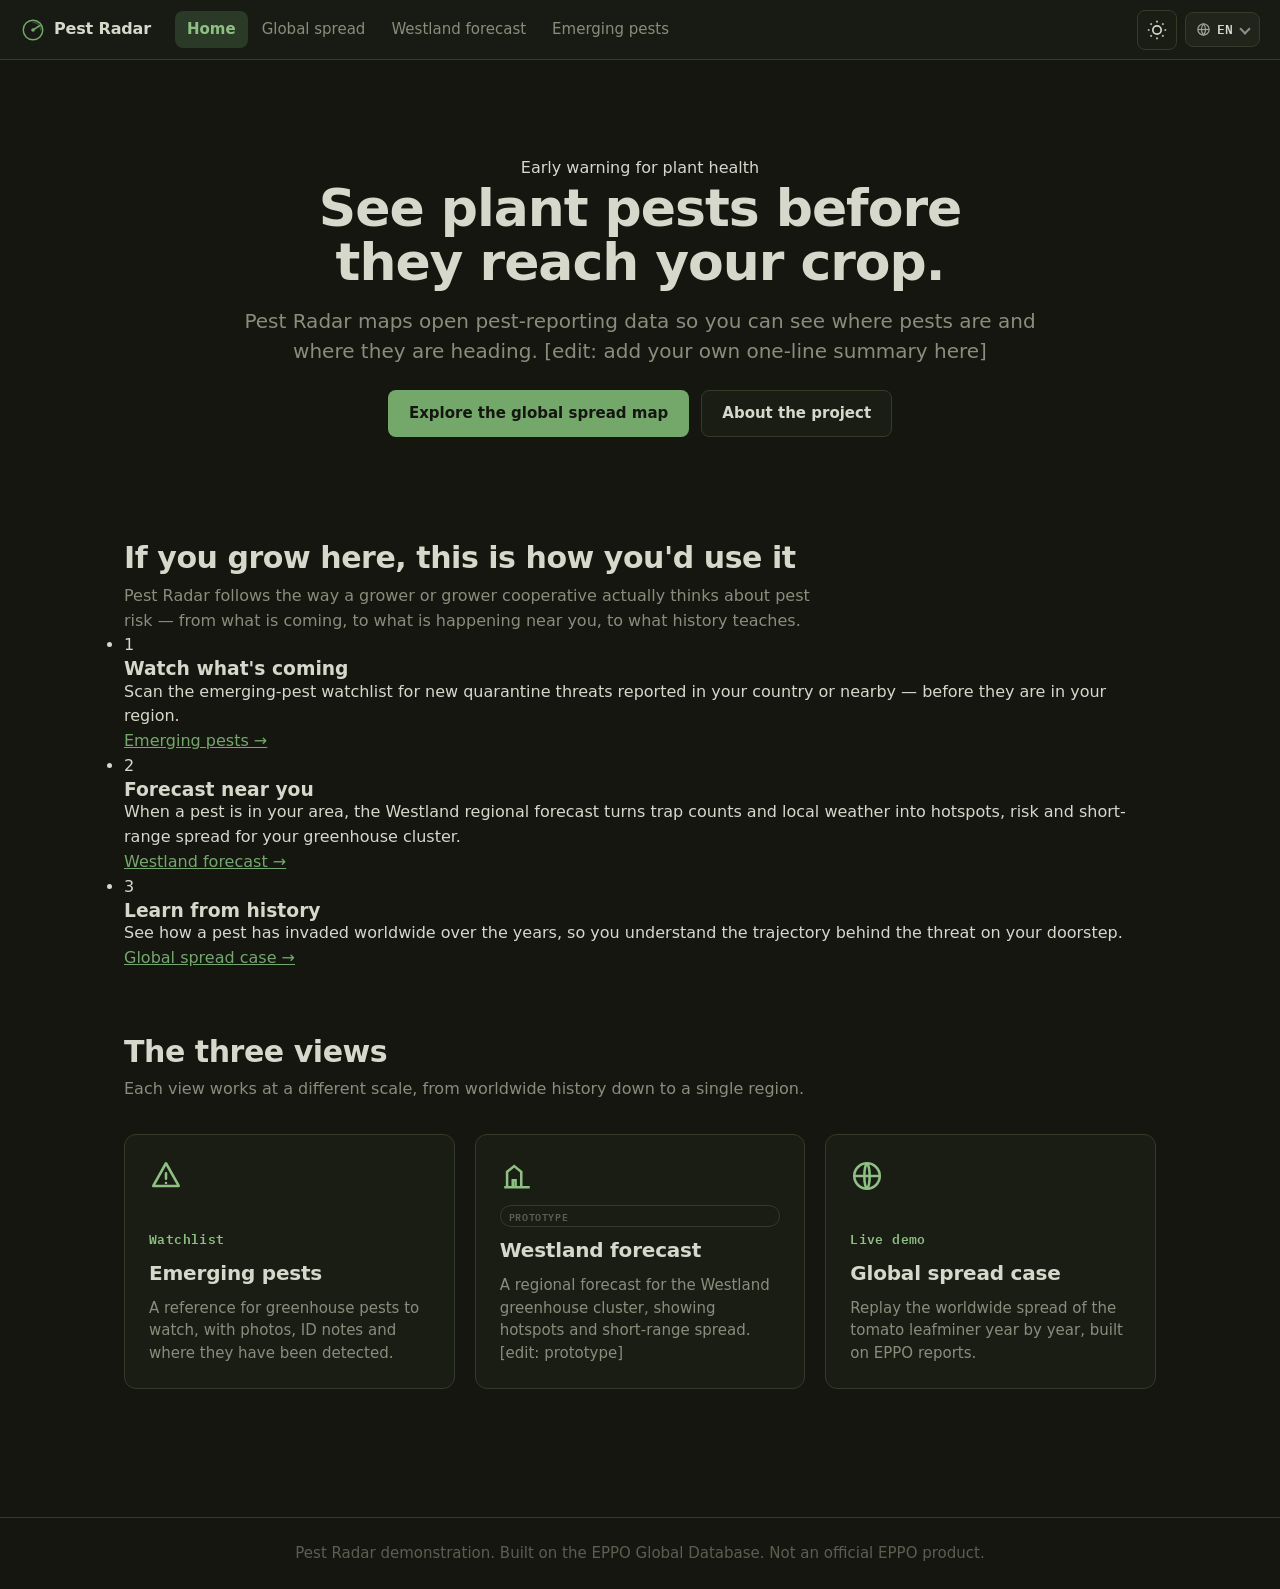
<file: index.html>
<!doctype html>
<html lang="en" data-theme="dark">
  <head>
    <meta charset="utf-8" />
    <meta name="viewport" content="width=device-width, initial-scale=1" />
    <title data-i18n="site.title">Pest Radar</title>
    <meta
      name="description"
      data-i18n-attr="content"
      data-i18n="home.lead"
      content="Pest Radar turns open pest-reporting data into clear, spatial early-warning views — from a single greenhouse region to the whole world."
    />
    <meta property="og:title" content="Pest Radar" />
    <link rel="preconnect" href="https://api.fontshare.com" crossorigin />
    <link rel="preconnect" href="https://fonts.gstatic.com" crossorigin />
    <link
      href="https://api.fontshare.com/v2/css?f[]=satoshi@400,500,700&f[]=cabinet-grotesk@500,700,800&display=swap"
      rel="stylesheet"
    />
    <link
      href="https://fonts.googleapis.com/css2?family=IBM+Plex+Mono:wght@400;500;600&display=swap"
      rel="stylesheet"
    />
    <link rel="stylesheet" href="./styles.css" />
  </head>
  <body>
    <a class="skip-link" href="#main">Skip to content</a>

    <!-- ============ SITE NAV ============ -->
    <header class="site-nav">
      <a class="site-brand" href="./index.html" aria-label="Pest Radar home">
        <svg class="brand-mark" viewBox="0 0 40 40" role="img" aria-hidden="true">
          <circle cx="20" cy="20" r="15" fill="none" stroke="currentColor" stroke-width="2.2" />
          <path d="M20 20 31 13" fill="none" stroke="currentColor" stroke-width="2.4" stroke-linecap="round" />
          <path d="M20 8a12 12 0 0 1 12 12" fill="none" stroke="currentColor" stroke-width="2.2" stroke-linecap="round" opacity="0.35" />
          <circle cx="20" cy="20" r="2.8" fill="currentColor" />
        </svg>
        <span>Pest&nbsp;Radar</span>
      </a>
      <nav class="site-links" aria-label="Primary">
        <a href="./index.html" aria-current="page" data-i18n="nav.home">Home</a>
        <a href="./global-spread.html" data-i18n="nav.global">Global spread</a>
        <a href="./westland.html" data-i18n="nav.westland">Westland forecast</a>
        <a href="./emerging.html" data-i18n="nav.emerging">Emerging pests</a>
        <!-- <a href="./about.html" data-i18n="nav.about">About</a> -->
      </nav>
      <div class="site-nav-actions" data-lang-host>
        <button class="theme-toggle" data-theme-toggle type="button" aria-label="Switch theme"></button>
      </div>
    </header>

    <main id="main" class="page-wrap">
      <!-- ============ HERO ============ -->
      <section class="hero">
        <p class="eyebrow" data-i18n="home.eyebrow">Early-warning intelligence for plant health</p>
        <h1 data-i18n="home.h1">See plant pests before they reach your crop.</h1>
        <p class="lead" data-i18n="home.lead">
          Pest Radar turns open pest-reporting data into clear, spatial early-warning views — from a single greenhouse region to the whole world.
        </p>
        <div class="hero-cta">
          <a class="btn btn-primary" href="./global-spread.html" data-i18n="home.cta_global">Explore the global spread map</a>
          <a class="btn btn-ghost" href="./about.html" data-i18n="home.cta_about">About the project</a>
        </div>
      </section>

      <!-- ============ GROWER JOURNEY ============ -->
      <section class="section-block">
        <h2 data-i18n="home.journey_h">If you grow here, this is how you'd use it</h2>
        <p class="desc" data-i18n="home.journey_desc">
          Pest Radar follows the way a grower or grower cooperative actually thinks about pest risk — from what is coming, to what is happening near you, to what history teaches.
        </p>
        <ul class="journey">
          <li class="journey-step">
            <span class="journey-num">1</span>
            <div>
              <h3 data-i18n="home.step1_h">Watch what's coming</h3>
              <p data-i18n="home.step1_p">Scan the emerging-pest watchlist for new quarantine threats reported in your country or nearby — before they are in your region.</p>
              <a class="journey-link" href="./emerging.html" data-i18n="home.step1_cta">Emerging pests →</a>
            </div>
          </li>
          <li class="journey-step">
            <span class="journey-num">2</span>
            <div>
              <h3 data-i18n="home.step2_h">Forecast near you</h3>
              <p data-i18n="home.step2_p">When a pest is in your area, the Westland regional forecast turns trap counts and local weather into hotspots, risk and short-range spread for your greenhouse cluster.</p>
              <a class="journey-link" href="./westland.html" data-i18n="home.step2_cta">Westland forecast →</a>
            </div>
          </li>
          <li class="journey-step">
            <span class="journey-num">3</span>
            <div>
              <h3 data-i18n="home.step3_h">Learn from history</h3>
              <p data-i18n="home.step3_p">See how a pest has invaded worldwide over the years, so you understand the trajectory behind the threat on your doorstep.</p>
              <a class="journey-link" href="./global-spread.html" data-i18n="home.step3_cta">Global spread case →</a>
            </div>
          </li>
        </ul>
      </section>

      <!-- ============ EXPLORE / FEATURE CARDS ============ -->
      <section class="section-block">
        <h2 data-i18n="home.explore">The three views</h2>
        <p class="desc" data-i18n="home.explore_desc">
          Each works at a different resolution — from worldwide history, down to the next greenhouse at risk.
        </p>
        <div class="card-grid">
          <!-- Emerging pests (watchlist) -->
          <a class="feature-card" href="./emerging.html">
            <svg class="fc-icon" viewBox="0 0 24 24" fill="none" stroke="currentColor" stroke-width="1.8" aria-hidden="true">
              <path d="M12 3l9 16H3z" stroke-linejoin="round" />
              <path d="M12 10v4M12 17h.01" stroke-linecap="round" />
            </svg>
            <span class="fc-tag" data-i18n="common.watchlist">Watchlist</span>
            <h3 data-i18n="card.emerging.title">Emerging pests</h3>
            <p data-i18n="card.emerging.desc">National-level alerts for new quarantine threats like Chilli thrips — what we know, and why it is not yet a forecast.</p>
          </a>

          <!-- Westland forecast (prototype) -->
          <a class="feature-card" href="./westland.html">
            <svg class="fc-icon" viewBox="0 0 24 24" fill="none" stroke="currentColor" stroke-width="1.8" aria-hidden="true">
              <path d="M3 20h18M5 20V9l5-4 5 4v11M9 20v-5h2v5" />
            </svg>
            <span class="badge-soon" data-i18n="common.prototype">Prototype</span>
            <h3 data-i18n="card.westland.title">Westland forecast</h3>
            <p data-i18n="card.westland.desc">The future product: a regional, greenhouse-cluster forecast with hotspots, risk surfaces and uncertainty cones.</p>
          </a>

          <!-- Global spread (live) -->
          <a class="feature-card" href="./global-spread.html">
            <svg class="fc-icon" viewBox="0 0 24 24" fill="none" stroke="currentColor" stroke-width="1.8" aria-hidden="true">
              <circle cx="12" cy="12" r="9" />
              <path d="M3 12h18M12 3c2.5 2.6 2.5 15.4 0 18M12 3c-2.5 2.6-2.5 15.4 0 18" />
            </svg>
            <span class="fc-tag" data-i18n="common.live_demo">Live demo</span>
            <h3 data-i18n="card.global.title">Global spread case</h3>
            <p data-i18n="card.global.desc">Replay the worldwide invasion of the tomato leafminer (Tuta absoluta) year by year, built on verified EPPO reports.</p>
          </a>
        </div>
      </section>
    </main>

    <footer class="page-footer">
      <span data-i18n="footer.disclaimer">Pest Radar demonstration. Built on the EPPO Global Database. Not an official EPPO product.</span>
    </footer>

    <script type="module" src="./site.js"></script>
  </body>
</html>
</file>
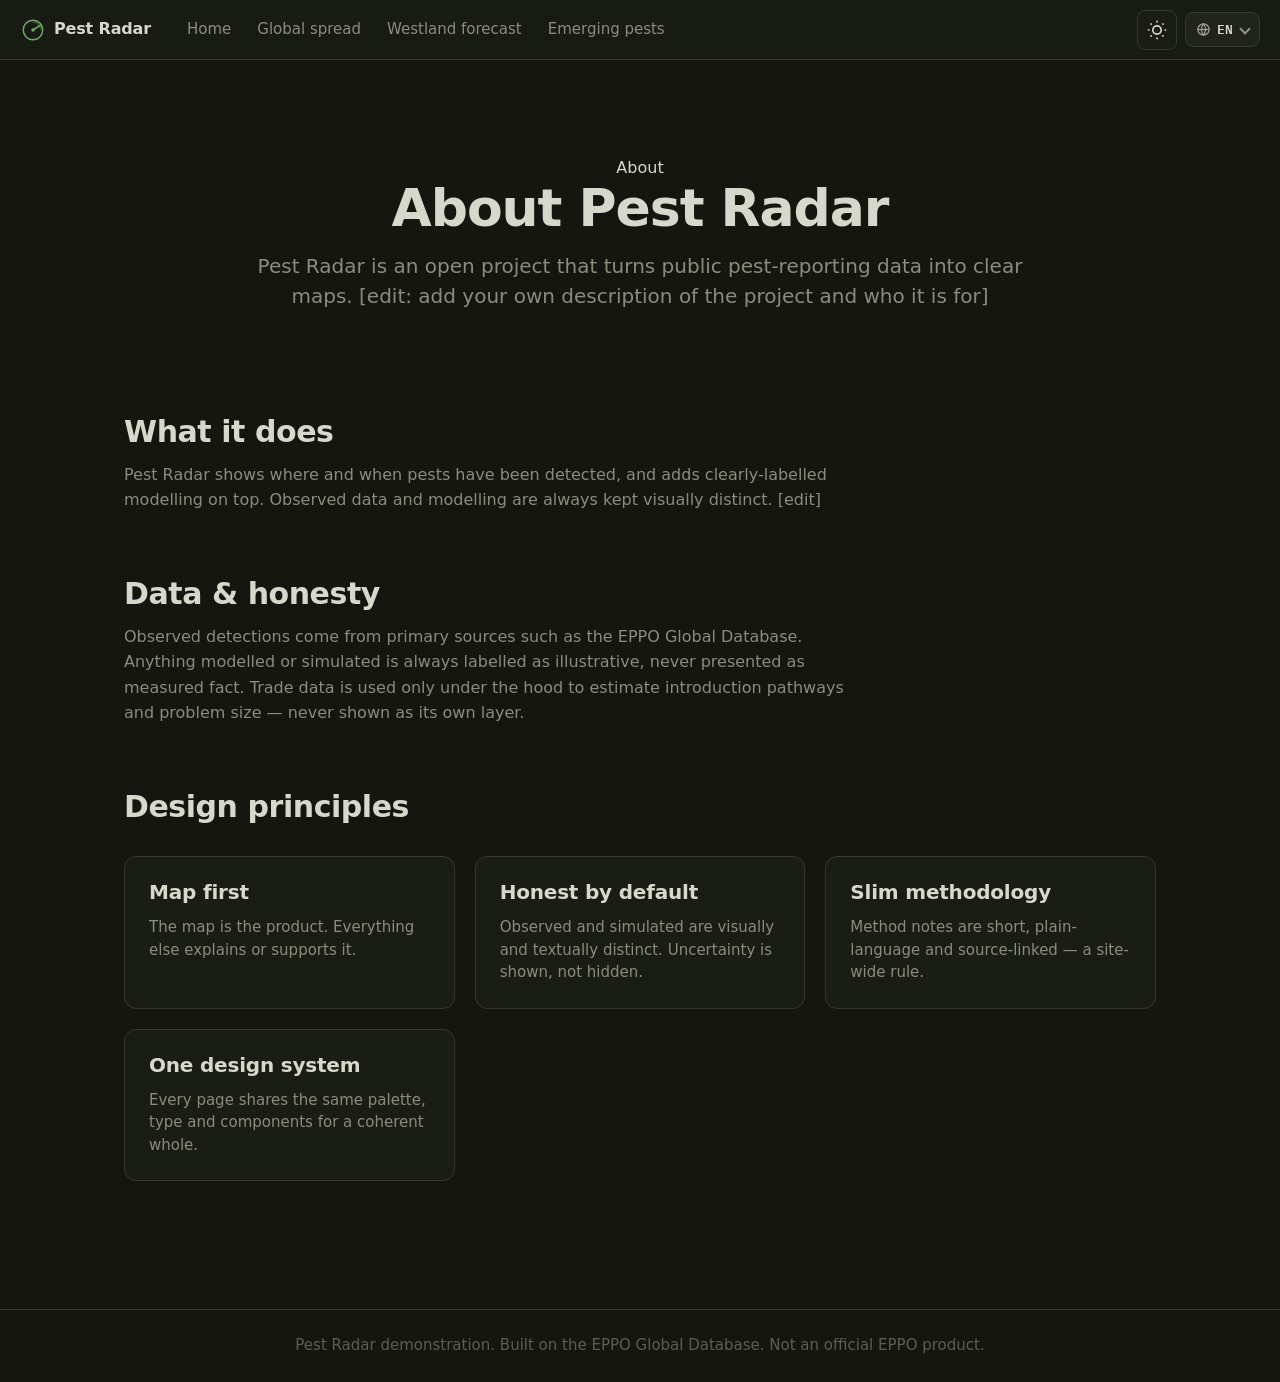
<file: about.html>
<!doctype html>
<html lang="en" data-theme="dark">
  <head>
    <meta charset="utf-8" />
    <meta name="viewport" content="width=device-width, initial-scale=1" />
    <title data-i18n="site.title">Pest Radar — About</title>
    <meta name="description" data-i18n-attr="content" data-i18n="about.lead"
      content="Pest Radar is an open early-warning system for plant pests, turning public reporting data into clear, spatial views at any scale." />
    <link rel="preconnect" href="https://api.fontshare.com" crossorigin />
    <link rel="preconnect" href="https://fonts.gstatic.com" crossorigin />
    <link href="https://api.fontshare.com/v2/css?f[]=satoshi@400,500,700&f[]=cabinet-grotesk@500,700,800&display=swap" rel="stylesheet" />
    <link href="https://fonts.googleapis.com/css2?family=IBM+Plex+Mono:wght@400;500;600&display=swap" rel="stylesheet" />
    <link rel="stylesheet" href="./styles.css" />
  </head>
  <body>
    <a class="skip-link" href="#main">Skip to content</a>

    <header class="site-nav">
      <a class="site-brand" href="./index.html" aria-label="Pest Radar home">
        <svg class="brand-mark" viewBox="0 0 40 40" role="img" aria-hidden="true">
          <circle cx="20" cy="20" r="15" fill="none" stroke="currentColor" stroke-width="2.2" />
          <path d="M20 20 31 13" fill="none" stroke="currentColor" stroke-width="2.4" stroke-linecap="round" />
          <path d="M20 8a12 12 0 0 1 12 12" fill="none" stroke="currentColor" stroke-width="2.2" stroke-linecap="round" opacity="0.35" />
          <circle cx="20" cy="20" r="2.8" fill="currentColor" />
        </svg>
        <span>Pest&nbsp;Radar</span>
      </a>
      <nav class="site-links" aria-label="Primary">
        <a href="./index.html" data-i18n="nav.home">Home</a>
        <a href="./global-spread.html" data-i18n="nav.global">Global spread</a>
        <a href="./westland.html" data-i18n="nav.westland">Westland forecast</a>
        <a href="./emerging.html" data-i18n="nav.emerging">Emerging pests</a>
        <!-- <a href="./about.html" aria-current="page" data-i18n="nav.about">About</a> -->
      </nav>
      <div class="site-nav-actions" data-lang-host>
        <button class="theme-toggle" data-theme-toggle type="button" aria-label="Switch theme"></button>
      </div>
    </header>

    <main id="main" class="page-wrap">
      <section class="hero">
        <p class="eyebrow" data-i18n="about.eyebrow">About</p>
        <h1 data-i18n="about.h1">About Pest Radar</h1>
        <p class="lead" data-i18n="about.lead">
          Pest Radar is an open early-warning system for plant pests, turning public reporting data into clear, spatial views at any scale.
        </p>
      </section>

      <section class="section-block">
        <h2 data-i18n="about.what_h">What it does</h2>
        <div class="prose">
          <p data-i18n="about.what_p">Pest Radar reconstructs where and when pests are detected, then layers in cautious, clearly-labelled modelling — likely introduction paths, simulated build-up and risk surfaces — so growers and analysts can see emerging pressure early.</p>
        </div>
      </section>

      <section class="section-block">
        <h2 data-i18n="about.data_h">Data &amp; honesty</h2>
        <div class="prose">
          <p data-i18n="about.data_p">Observed detections come from primary sources such as the EPPO Global Database. Anything modelled or simulated is always labelled as illustrative, never presented as measured fact. Trade data is used only under the hood to estimate introduction pathways and problem size — never shown as its own layer.</p>
        </div>
      </section>

      <section class="section-block">
        <h2 data-i18n="about.principles_h">Design principles</h2>
        <div class="card-grid">
          <div class="feature-card">
            <h3 data-i18n="about.p1_t">Map first</h3>
            <p data-i18n="about.p1_d">The map is the product. Everything else explains or supports it.</p>
          </div>
          <div class="feature-card">
            <h3 data-i18n="about.p2_t">Honest by default</h3>
            <p data-i18n="about.p2_d">Observed and simulated are visually and textually distinct. Uncertainty is shown, not hidden.</p>
          </div>
          <div class="feature-card">
            <h3 data-i18n="about.p3_t">Slim methodology</h3>
            <p data-i18n="about.p3_d">Method notes are short, plain-language and source-linked — a site-wide rule.</p>
          </div>
          <div class="feature-card">
            <h3 data-i18n="about.p4_t">One design system</h3>
            <p data-i18n="about.p4_d">Every page shares the same palette, type and components for a coherent whole.</p>
          </div>
        </div>
      </section>
    </main>

    <footer class="page-footer">
      <span data-i18n="footer.disclaimer">Pest Radar demonstration. Built on the EPPO Global Database. Not an official EPPO product.</span>
    </footer>

    <script type="module" src="./site.js"></script>
  </body>
</html>
</file>
<file: styles.css>
/* ============================================================
   Pest Radar — Global Spread Case Study (GNORAB)
   Agri-intelligence dashboard. Sober greenhouse / agronomy palette.
   ============================================================ */

/* ---------- Type scale ---------- */
:root {
  --text-xs: clamp(0.75rem, 0.72rem + 0.15vw, 0.8125rem);
  --text-sm: clamp(0.8125rem, 0.78rem + 0.2vw, 0.9375rem);
  --text-base: clamp(0.9375rem, 0.9rem + 0.2vw, 1rem);
  --text-lg: clamp(1.0625rem, 1rem + 0.4vw, 1.25rem);
  --text-xl: clamp(1.375rem, 1.1rem + 1vw, 1.875rem);

  --space-1: 0.25rem;
  --space-2: 0.5rem;
  --space-3: 0.75rem;
  --space-4: 1rem;
  --space-5: 1.25rem;
  --space-6: 1.5rem;
  --space-8: 2rem;
  --space-10: 2.5rem;
  --space-12: 3rem;
  --space-16: 4rem;

  --radius-sm: 0.3rem;
  --radius-md: 0.5rem;
  --radius-lg: 0.75rem;
  --radius-full: 9999px;

  --transition-interactive: 160ms cubic-bezier(0.16, 1, 0.3, 1);

  --font-body: "Satoshi", "Helvetica Neue", system-ui, sans-serif;
  --font-display: "Cabinet Grotesk", "Satoshi", system-ui, sans-serif;
  --font-mono: "IBM Plex Mono", ui-monospace, "SF Mono", Menlo, monospace;

  --sidebar-w: 300px;
  --nav-h: 60px;
}

/* ---------- Light theme: warm linen + moss green ---------- */
:root,
[data-theme="light"] {
  --color-bg: #f1efe7;
  --color-surface: #f8f6ef;
  --color-surface-2: #fdfcf7;
  --color-surface-offset: #eae7dc;
  --color-surface-sunk: #e4e0d3;
  --color-divider: #ddd9cc;
  --color-border: #cfcabb;

  --color-text: #20271d;
  --color-text-muted: #6c6f62;
  --color-text-faint: #a4a596;
  --color-text-inverse: #f8f6ef;

  --color-primary: #2f5d34;       /* moss / leaf green */
  --color-primary-hover: #244a29;
  --comet-hue: #5a8f6a;           /* soft sage for travel trails (light) */
  --color-primary-soft: #d9e3d3;
  --color-accent: #b5772a;        /* harvest amber */
  --color-accent-soft: #ece0cd;
  --color-risk: #d19900;
  --color-trade: #2f5d34;

  /* EPPO status / event semantic colors (data viz) */
  --c-widespread: #7a2f2f;        /* deep red — present widespread */
  --c-restricted: #b5772a;        /* amber — restricted */
  --c-few: #c9a227;               /* gold — few occurrences */
  --c-nodetails: #5b7a4f;         /* muted green — present no details */
  --c-absent: #8d8c80;            /* grey — absent */

  --map-land: #e0ddd0;
  --map-land-stroke: #cbc6b6;
  --map-ocean: transparent;

  /* Emerging hot spot classes (Westland legend) */
  --hs-new: #c2402f;          /* red — newly invaded */
  --hs-intensifying: #e08214; /* orange — rising */
  --hs-persistent: #b58a1b;   /* amber — sustained */
  --hs-diminishing: #6a93c0;  /* blue — fading */
  --hs-historical: #8a8d7e;   /* grey — past */
  /* KDE intensity ramp stops */
  --kde-low: #2f5d34;
  --kde-mid: #d19900;
  --kde-high: #a8331f;

  --shadow-sm: 0 1px 2px rgba(40, 45, 30, 0.07);
  --shadow-md: 0 4px 14px rgba(40, 45, 30, 0.1);
  --shadow-lg: 0 16px 40px rgba(40, 45, 30, 0.16);
}

[data-theme="dark"] {
  --color-bg: #14160f;
  --color-surface: #1a1d14;
  --color-surface-2: #1f2218;
  --color-surface-offset: #20241a;
  --color-surface-sunk: #11130c;
  --color-divider: #2a2e21;
  --color-border: #353a2a;

  --color-text: #d6d8cb;
  --color-text-muted: #898d7c;
  --color-text-faint: #5b5f51;
  --color-text-inverse: #14160f;

  --color-primary: #74a86b;
  --color-primary-hover: #8ec083;
  --comet-hue: #8fc79c;           /* soft sage for travel trails (dark) */
  --color-primary-soft: #2a3a26;
  --color-accent: #d79a4f;
  --color-accent-soft: #3a2f1f;
  --color-risk: #e8af34;
  --color-trade: #8ec083;

  --c-widespread: #d96a6a;
  --c-restricted: #d79a4f;
  --c-few: #e0c14e;
  --c-nodetails: #8aab78;
  --c-absent: #777a6c;

  --map-land: #232719;
  --map-land-stroke: #343a26;
  --map-ocean: transparent;

  --hs-new: #e2624f;
  --hs-intensifying: #eda13f;
  --hs-persistent: #d8b441;
  --hs-diminishing: #7eaee0;
  --hs-historical: #9a9d8d;
  --kde-low: #5b9a62;
  --kde-mid: #e8af34;
  --kde-high: #d96a4f;

  --shadow-sm: 0 1px 2px rgba(0, 0, 0, 0.4);
  --shadow-md: 0 4px 14px rgba(0, 0, 0, 0.45);
  --shadow-lg: 0 16px 40px rgba(0, 0, 0, 0.55);
}

@media (prefers-color-scheme: dark) {
  :root:not([data-theme]) {
    --color-bg: #14160f; --color-surface: #1a1d14; --color-surface-2: #1f2218;
    --color-surface-offset: #20241a; --color-surface-sunk: #11130c;
    --color-divider: #2a2e21; --color-border: #353a2a;
    --color-text: #d6d8cb; --color-text-muted: #898d7c; --color-text-faint: #5b5f51;
    --color-primary: #74a86b; --color-primary-hover: #8ec083; --color-primary-soft: #2a3a26; --comet-hue: #8fc79c;
    --color-accent: #d79a4f; --color-accent-soft: #3a2f1f; --color-risk: #e8af34; --color-trade: #8ec083;
    --c-widespread: #d96a6a; --c-restricted: #d79a4f; --c-few: #e0c14e;
    --c-nodetails: #8aab78; --c-absent: #777a6c;
    --map-land: #232719; --map-land-stroke: #343a26;
  }
}

/* ---------- Reset / base ---------- */
*, *::before, *::after { box-sizing: border-box; margin: 0; padding: 0; }
html {
  -webkit-text-size-adjust: 100%;
  -webkit-font-smoothing: antialiased;
  -moz-osx-font-smoothing: grayscale;
  text-rendering: optimizeLegibility;
}
body {
  min-height: 100dvh;
  line-height: 1.55;
  font-family: var(--font-body);
  font-size: var(--text-base);
  color: var(--color-text);
  background: var(--color-bg);
}
img, svg, canvas { display: block; max-width: 100%; }
button { cursor: pointer; background: none; border: none; color: inherit; font: inherit; }
input, select, button { font: inherit; color: inherit; }
table { border-collapse: collapse; width: 100%; }
h1, h2, h3, h4 { line-height: 1.15; text-wrap: balance; font-family: var(--font-display); }
a { color: var(--color-primary); }
a:hover { color: var(--color-primary-hover); }
:focus-visible { outline: 2px solid var(--color-primary); outline-offset: 2px; border-radius: var(--radius-sm); }
a, button, input, select { transition: color var(--transition-interactive), background var(--transition-interactive), border-color var(--transition-interactive), box-shadow var(--transition-interactive); }

.sr-only {
  position: absolute; width: 1px; height: 1px; padding: 0; margin: -1px;
  overflow: hidden; clip: rect(0,0,0,0); white-space: nowrap; border: 0;
}
.skip-link {
  position: absolute; left: var(--space-3); top: -3rem; z-index: 100;
  background: var(--color-primary); color: var(--color-text-inverse);
  padding: var(--space-2) var(--space-4); border-radius: var(--radius-md);
  font-size: var(--text-sm); font-weight: 600; text-decoration: none;
}
.skip-link:focus { top: var(--space-3); }

@media (prefers-reduced-motion: reduce) {
  *, *::before, *::after { animation-duration: 0.01ms !important; transition-duration: 0.01ms !important; }
}

/* ---------- App shell ---------- */
.app-shell {
  display: grid;
  grid-template-columns: var(--sidebar-w) 1fr;
  min-height: 100dvh;
}

/* ---------- Sidebar ---------- */
.sidebar {
  background: var(--color-surface);
  border-right: 1px solid var(--color-border);
  padding: var(--space-6) var(--space-5) var(--space-8);
  display: flex; flex-direction: column; gap: var(--space-5);
  position: sticky; top: var(--nav-h); align-self: start; max-height: calc(100dvh - var(--nav-h));
  overflow-y: auto;
}
.brand { display: flex; align-items: center; gap: var(--space-3); }
.brand-mark { width: 38px; height: 38px; color: var(--color-primary); flex-shrink: 0; }
.brand .eyebrow {
  font-size: var(--text-xs); letter-spacing: 0.12em; text-transform: uppercase;
  color: var(--color-text-muted); font-weight: 600; margin-bottom: 1px;
}
.brand h1 { font-size: var(--text-lg); letter-spacing: -0.01em; }

.side-block { display: flex; flex-direction: column; gap: var(--space-3); }
.side-block > h2 {
  font-family: var(--font-body); font-size: var(--text-xs); font-weight: 700;
  letter-spacing: 0.1em; text-transform: uppercase; color: var(--color-text-muted);
}
.taxon-card {
  background: var(--color-surface-offset); border: 1px solid var(--color-border);
  border-radius: var(--radius-md); padding: var(--space-4);
}
.taxon-card .latin { font-style: italic; font-weight: 700; font-size: var(--text-base); }
.taxon-card .syn { font-size: var(--text-sm); color: var(--color-text-muted); }
.taxon-card .syn em { font-style: italic; }
.taxon-card .common-names { font-size: var(--text-sm); color: var(--color-text); margin-top: 4px; line-height: 1.45; }
.taxon-figure {
  margin: var(--space-3) 0 0;
  border: 1px solid var(--color-border);
  border-radius: var(--radius-sm);
  overflow: hidden;
  background: var(--color-surface);
}
.taxon-figure img { display: block; width: 100%; height: auto; }
.taxon-figure figcaption {
  padding: 6px 8px;
  font-size: var(--text-xs);
  color: var(--color-text-muted);
  line-height: 1.4;
  border-top: 1px solid var(--color-border);
}
.taxon-figure .fig-credit { color: var(--color-text-faint, var(--color-text-muted)); }
.code-chip {
  display: inline-block; margin-top: var(--space-2); font-family: var(--font-mono);
  font-size: var(--text-xs); font-weight: 600; letter-spacing: 0.04em;
  background: var(--color-primary-soft); color: var(--color-primary);
  padding: 2px var(--space-2); border-radius: var(--radius-sm);
}
[data-theme="dark"] .code-chip { color: var(--color-primary-hover); }

.dist-stat-grid { display: grid; grid-template-columns: 1fr 1fr; gap: var(--space-2); }
.dist-stat {
  background: var(--color-surface-offset); border: 1px solid var(--color-border);
  border-radius: var(--radius-md); padding: var(--space-3);
}
.dist-stat .num { font-family: var(--font-display); font-size: var(--text-lg); font-weight: 700; line-height: 1; }
.dist-stat .lbl { font-size: var(--text-xs); color: var(--color-text-muted); margin-top: 3px; }

.status-list { display: flex; flex-direction: column; gap: 6px; }
.status-row { display: flex; align-items: center; gap: var(--space-2); font-size: var(--text-xs); }
.status-row .dot { width: 9px; height: 9px; border-radius: var(--radius-full); flex-shrink: 0; }
.status-row .name { flex: 1; color: var(--color-text-muted); }
.status-row .ct { font-family: var(--font-mono); font-weight: 600; }

.continent-bars { display: flex; flex-direction: column; gap: var(--space-2); }
.cbar { font-size: var(--text-xs); }
.cbar-head { display: flex; justify-content: space-between; margin-bottom: 2px; }
.cbar-head .ct { font-family: var(--font-mono); color: var(--color-text-muted); }
.cbar-track { height: 5px; background: var(--color-surface-sunk); border-radius: var(--radius-full); overflow: hidden; }
.cbar-fill { height: 100%; background: var(--color-primary); border-radius: var(--radius-full); }

.source-links { display: flex; flex-direction: column; gap: var(--space-2); }
.source-link {
  display: flex; align-items: center; gap: var(--space-2); font-size: var(--text-sm);
  text-decoration: none; padding: var(--space-2) var(--space-3);
  border: 1px solid var(--color-border); border-radius: var(--radius-md);
  background: var(--color-surface-offset);
}
.source-link:hover { border-color: var(--color-primary); background: var(--color-primary-soft); }
.source-link svg { width: 14px; height: 14px; flex-shrink: 0; opacity: 0.8; }
.source-link .url { font-family: var(--font-mono); font-size: var(--text-xs); color: var(--color-text-muted); display: block; word-break: break-all; }

/* ---------- Main ---------- */
.dashboard { display: flex; flex-direction: column; min-width: 0; }
.topbar {
  display: flex; align-items: flex-start; justify-content: space-between; gap: var(--space-4);
  padding: var(--space-5) var(--space-8);
  border-bottom: 1px solid var(--color-border); background: var(--color-surface-2);
  position: sticky; top: 0; z-index: 20;
}
.topbar .eyebrow {
  font-size: var(--text-xs); letter-spacing: 0.12em; text-transform: uppercase;
  color: var(--color-primary); font-weight: 700;
}
[data-theme="dark"] .topbar .eyebrow { color: var(--color-primary-hover); }
.topbar h2 { font-size: var(--text-xl); letter-spacing: -0.015em; margin-top: 2px; }
.topbar .sub { font-size: var(--text-sm); color: var(--color-text-muted); margin-top: var(--space-1); max-width: 60ch; }
.topbar-actions { display: flex; align-items: center; gap: var(--space-3); flex-shrink: 0; }
.updated { font-family: var(--font-mono); font-size: var(--text-xs); color: var(--color-text-muted); text-align: right; }
.theme-toggle {
  display: grid; place-items: center; width: 40px; height: 40px;
  border: 1px solid var(--color-border); border-radius: var(--radius-md);
  background: var(--color-surface); color: var(--color-text);
}
.theme-toggle:hover { border-color: var(--color-primary); color: var(--color-primary); }

.panel-pad { padding: var(--space-6) var(--space-8); }

/* ---------- KPI strip ---------- */
.kpi-grid {
  display: grid; grid-template-columns: repeat(auto-fit, minmax(160px, 1fr));
  gap: var(--space-3); padding: var(--space-6) var(--space-8) 0;
}
.kpi {
  background: var(--color-surface); border: 1px solid var(--color-border);
  border-radius: var(--radius-lg); padding: var(--space-4) var(--space-5);
}
.kpi .label { font-size: var(--text-xs); color: var(--color-text-muted); text-transform: uppercase; letter-spacing: 0.06em; font-weight: 600; }
.kpi .value { font-family: var(--font-display); font-size: var(--text-xl); font-weight: 700; line-height: 1.05; margin-top: var(--space-2); }
.kpi .note { font-size: var(--text-xs); color: var(--color-text-faint); margin-top: 2px; font-family: var(--font-mono); }

/* ---------- Map section ---------- */
.map-section { padding: var(--space-6) var(--space-8); }
.section-head { display: flex; align-items: baseline; justify-content: space-between; gap: var(--space-4); margin-bottom: var(--space-4); flex-wrap: wrap; }
.section-head h3 { font-size: var(--text-lg); letter-spacing: -0.01em; }
.section-head .desc { font-size: var(--text-sm); color: var(--color-text-muted); }

.map-card {
  background: var(--color-surface); border: 1px solid var(--color-border);
  border-radius: var(--radius-lg); overflow: hidden; box-shadow: var(--shadow-sm);
}
/* Single real, zoomable slippy map (Leaflet) */
.map-wrap {
  position: relative; width: 100%;
  background: var(--color-surface-sunk);
}
#map {
  width: 100%;
  height: clamp(440px, 56vh, 640px);
  background: var(--color-surface-sunk);
  z-index: 0;
}
@media (max-width: 760px) { #map { height: clamp(360px, 64vh, 520px); } }

/* Map navigation icon buttons (top-right, clear of Leaflet's zoom control top-left) */
.map-nav {
  position: absolute; right: var(--space-3); top: var(--space-3); z-index: 500;
  display: flex; flex-direction: column; gap: 6px;
}
.map-nav-btn {
  width: 34px; height: 34px; display: grid; place-items: center;
  color: var(--color-text); cursor: pointer;
  background: color-mix(in srgb, var(--color-surface) 92%, transparent);
  border: 1px solid var(--color-border); border-radius: 9px;
  box-shadow: var(--shadow-sm);
  transition: background 140ms ease, border-color 140ms ease, color 140ms ease;
}
.map-nav-btn svg { width: 18px; height: 18px; }
.map-nav-btn:hover { background: var(--color-surface); border-color: var(--color-primary); color: var(--color-primary); }
.map-nav-btn:focus-visible { outline: 2px solid var(--color-primary); outline-offset: 2px; }

/* ---------------------------------------------------------------------------
   Fullscreen map mode (shared by global-spread + westland)
   Promotes the #map element to a full-viewport layer so the map can be viewed
   — and screen-recorded — edge to edge with no surrounding page chrome.
   Injected control: a [data-map-fs] toggle button (added to .map-nav / header).
   JS adds `map-fs-on` to <body> and re-runs Leaflet invalidateSize().
   --------------------------------------------------------------------------- */
.map-nav-btn[data-map-fs] svg { width: 18px; height: 18px; }
body.map-fs-on { overflow: hidden; }
/* The map fills the viewport. Both pages use id="map". */
body.map-fs-on #map {
  /* !important overrides Leaflet's inline position on the container. */
  position: fixed !important; inset: 0 !important;
  width: 100vw !important; height: 100vh !important; height: 100dvh !important;
  margin: 0 !important; z-index: 4000; border-radius: 0;
}
/* Keep the year badge readable, anchored to the viewport corner. */
body.map-fs-on .map-year-badge {
  position: fixed; right: clamp(16px, 3vw, 40px); bottom: clamp(16px, 3vw, 40px);
  z-index: 4200; font-size: clamp(2.25rem, 6vw, 4rem);
}
/* Floating control cluster (exit + play) shown only in fullscreen. */
.map-fs-bar {
  position: fixed; top: clamp(12px, 2vw, 22px); right: clamp(12px, 2vw, 22px);
  z-index: 4300; display: none; align-items: center; gap: 8px;
}
body.map-fs-on .map-fs-bar { display: flex; }
.map-fs-bar button {
  width: 40px; height: 40px; display: grid; place-items: center; cursor: pointer;
  color: var(--color-text);
  background: color-mix(in srgb, var(--color-surface) 90%, transparent);
  border: 1px solid var(--color-border); border-radius: 10px;
  box-shadow: var(--shadow-sm);
  transition: background 140ms ease, border-color 140ms ease, color 140ms ease;
}
.map-fs-bar button:hover { background: var(--color-surface); border-color: var(--color-primary); color: var(--color-primary); }
.map-fs-bar button:focus-visible { outline: 2px solid var(--color-primary); outline-offset: 2px; }
.map-fs-bar button svg { width: 20px; height: 20px; }
/* Clean capture mode: hide every overlay so ONLY the map shows. */
body.map-fs-clean .map-fs-bar,
body.map-fs-clean .map-year-badge,
body.map-fs-clean .map-nav { display: none !important; }

/* The diffusion SVG overlay sits in Leaflet's overlayPane; let pointer events
   reach individual dots but pass through the empty regions to the map. */
.diffusion-overlay { position: absolute; pointer-events: none; overflow: visible; }
.diffusion-overlay .diff-dot { pointer-events: auto; }

/* Tame Leaflet chrome to match the design system */
.leaflet-container { font: inherit; background: var(--color-surface-sunk); }
.leaflet-bar a, .leaflet-bar a:hover {
  background: var(--color-surface); color: var(--color-text);
  border-bottom-color: var(--color-border);
}
.leaflet-bar { border: 1px solid var(--color-border); box-shadow: var(--shadow-sm); }
.leaflet-control-attribution {
  background: color-mix(in srgb, var(--color-surface) 82%, transparent) !important;
  color: var(--color-text-faint); font-size: 10px;
}
.leaflet-control-attribution a { color: var(--color-text-muted); }

/* ---------- Observed-diffusion dots (option C, refined) ---------- */
/* Single dot per country. Fill is a per-dot radial gradient: solid core ->
   soft transparent edge. Uncertainty grows the soft edge (handled in JS).
   No stroke/border so overlaps stay clean. */
.diff-dot {
  stroke: none;
  cursor: pointer;
  transition: r 500ms cubic-bezier(0.22, 1, 0.36, 1);
}
.diff-dot:hover { filter: drop-shadow(0 0 2px rgba(0,0,0,0.35)); }
.diff-dot:focus-visible { outline: 2px solid var(--color-primary); outline-offset: 1px; }
.diff-dot.is-fresh { animation: dot-pop 620ms cubic-bezier(0.22, 1, 0.36, 1) both; transform-box: fill-box; transform-origin: center; }
@keyframes dot-pop {
  0%   { opacity: 0; transform: scale(0.1); }
  55%  { opacity: 1; transform: scale(1.4); }
  100% { opacity: 1; transform: scale(1); }
}

/* ---------- Soft, variable-width travel trails ---------- */
/* No hard arrowhead. A wide soft under-stroke + a thin brighter over-stroke
   give a tapered, airy ribbon; a soft glow dot marks the destination. */
.comet-path { fill: none; stroke-linecap: round; opacity: 0; }
.comet-under { stroke-width: 5.5; filter: blur(1.4px); }
.comet-over  { stroke-width: 1.6; }
/* duration is set per-path inline (scales with the playback speed) */
.comet-path.run { animation-name: comet-draw; animation-timing-function: cubic-bezier(0.33, 0, 0.2, 1); animation-fill-mode: forwards; }
@keyframes comet-draw {
  0%   { opacity: 0; }                  /* dashoffset starts at the inline (full-length) value */
  14%  { opacity: 1; }
  58%  { opacity: 1; stroke-dashoffset: 0; }
  100% { opacity: 0; stroke-dashoffset: 0; }
}
.comet-head {
  opacity: 0; pointer-events: none;
  filter: drop-shadow(0 0 4px color-mix(in srgb, var(--comet-hue) 70%, transparent));
}
.comet-head.run { animation-name: comet-land; animation-timing-function: ease-out; animation-fill-mode: forwards; }
@keyframes comet-land {
  0%, 45% { opacity: 0; transform: scale(0.2); }
  62%     { opacity: 0.95; transform: scale(1.25); }
  80%     { opacity: 0.8; transform: scale(1); }
  100%    { opacity: 0; transform: scale(1); }
}
.comet-head { transform-box: fill-box; transform-origin: center; }

@media (prefers-reduced-motion: reduce) {
  .diff-dot.is-fresh, .comet-head.run { animation: none; }
  .comet-path.run { animation-name: comet-fade; animation-timing-function: linear; animation-fill-mode: forwards; }
  @keyframes comet-fade { 0%{opacity:0.7;stroke-dashoffset:0;} 80%{opacity:0.7;} 100%{opacity:0;} }
  .diff-dot { transition: none; }
}

.evt-point { cursor: pointer; transition: r 120ms ease; }
.evt-point.is-new { animation: pulse-in 600ms ease; }
@keyframes pulse-in { from { opacity: 0; transform: scale(0); } to { opacity: 1; transform: scale(1); } }
.risk-point {
  fill: var(--color-risk);
  fill-opacity: var(--risk-opacity, 0.55);
  stroke: var(--color-surface-2);
  stroke-width: 0.9;
  filter: drop-shadow(0 0 6px color-mix(in srgb, var(--color-risk) 38%, transparent));
  animation: risk-rise 420ms ease both;
}
.trade-arc {
  fill: none;
  stroke: var(--color-trade);
  stroke-opacity: 0.22;
  stroke-linecap: round;
  animation: trade-draw 520ms ease both;
}
@keyframes risk-rise { from { opacity: 0; transform: scale(0.75); } to { opacity: 1; transform: scale(1); } }
@keyframes trade-draw { from { opacity: 0; } to { opacity: 1; } }

/* Kernel density surface cells */
.kde-cell { stroke: none; mix-blend-mode: multiply; pointer-events: none; }
[data-theme="dark"] .kde-cell { mix-blend-mode: screen; }
.kde-surface { animation: trade-draw 420ms ease both; }

/* Emerging hot spot markers */
.hs-point {
  stroke: var(--color-surface-2);
  stroke-width: 0.9;
  fill-opacity: 0.9;
  animation: risk-rise 360ms ease both;
  cursor: pointer;
}
.hs-point.hs-new { fill: var(--hs-new); filter: drop-shadow(0 0 6px color-mix(in srgb, var(--hs-new) 55%, transparent)); }
.hs-point.hs-intensifying { fill: var(--hs-intensifying); filter: drop-shadow(0 0 5px color-mix(in srgb, var(--hs-intensifying) 45%, transparent)); }
.hs-point.hs-persistent { fill: var(--hs-persistent); }
.hs-point.hs-diminishing { fill: var(--hs-diminishing); }
.hs-point.hs-historical { fill: var(--hs-historical); fill-opacity: 0.55; }

/* Map legend strip (below the map, never clips) */
.map-legend-bar {
  display: flex; flex-wrap: wrap; align-items: center; gap: var(--space-2) var(--space-5);
  padding: var(--space-3) var(--space-5);
  border-top: 1px solid var(--color-border); background: var(--color-surface);
  font-size: var(--text-xs);
}
.map-legend-bar[hidden] { display: none; }
.map-legend-bar .lg-title { font-weight: 700; text-transform: uppercase; letter-spacing: 0.06em; color: var(--color-text-muted); }
.map-legend-bar .lg-row { display: flex; align-items: center; gap: var(--space-2); color: var(--color-text-muted); }
.map-legend-bar .lg-row .dot { width: 9px; height: 9px; border-radius: var(--radius-full); }

/* Diffusion legend swatches */
.diff-swatch {
  width: 34px; height: 11px; border-radius: var(--radius-full); display: inline-block;
  background: linear-gradient(90deg, #2f7d46, #d39a17 55%, #c2402f);
}
/* soft fade-out swatch: solid centre -> transparent edge (matches dot gradient) */
.halo-swatch {
  width: 18px; height: 18px; border-radius: var(--radius-full); display: inline-block; flex-shrink: 0;
  background: radial-gradient(circle, #c2402f 0 22%, color-mix(in srgb, #c2402f 35%, transparent) 48%, transparent 78%);
}
/* soft tapered trail swatch: thin -> thicker, fading at both ends; no arrowhead */
.comet-swatch {
  width: 30px; height: 10px; display: inline-block; flex-shrink: 0; position: relative;
  background: linear-gradient(90deg, transparent, var(--comet-hue) 35%, var(--comet-hue) 70%, transparent)
              no-repeat left center / 30px 3px;
  border-radius: var(--radius-full);
}

.risk-dot { background: var(--color-risk); box-shadow: 0 0 0 4px color-mix(in srgb, var(--color-risk) 18%, transparent); }
.line-swatch { width: 22px; height: 2px; border-radius: var(--radius-full); background: var(--color-trade); opacity: 0.55; display: inline-block; }
.kde-ramp { width: 56px; height: 9px; border-radius: var(--radius-full); display: inline-block;
  background: linear-gradient(90deg, var(--kde-low), var(--kde-mid), var(--kde-high)); }
.map-footnote {
  padding: 0 var(--space-5) var(--space-3);
  margin-top: calc(var(--space-2) * -1);
  background: var(--color-surface);
  color: var(--color-text-faint);
  font-size: var(--text-xs);
  max-width: none;
}

.map-year-badge {
  position: absolute; right: var(--space-4); bottom: var(--space-6); z-index: 450;
  font-family: var(--font-display); font-weight: 700;
  font-size: clamp(1.75rem, 4vw, 2.75rem); line-height: 1;
  color: color-mix(in srgb, var(--color-primary) 78%, transparent);
  text-shadow: 0 1px 6px color-mix(in srgb, var(--color-surface-sunk) 80%, transparent);
  letter-spacing: -0.02em; pointer-events: none; user-select: none;
}

/* Tooltip */
.map-tip {
  position: fixed; z-index: 50; pointer-events: none; max-width: 280px;
  background: var(--color-surface-2); border: 1px solid var(--color-border);
  border-radius: var(--radius-md); padding: var(--space-3); box-shadow: var(--shadow-lg);
  font-size: var(--text-xs); opacity: 0; transition: opacity 120ms ease;
}
.map-tip.show { opacity: 1; }
.map-tip .tt-no { font-family: var(--font-mono); color: var(--color-primary); font-weight: 600; }
[data-theme="dark"] .map-tip .tt-no { color: var(--color-primary-hover); }
.map-tip .tt-title { font-weight: 600; margin: 2px 0; font-size: var(--text-sm); }
.map-tip .tt-meta { color: var(--color-text-muted); }

/* ---------- Timeline controls ---------- */
.timeline {
  display: flex; align-items: center; gap: var(--space-4);
  padding: var(--space-4) var(--space-5); flex-wrap: wrap;
  border-top: 1px solid var(--color-border); background: var(--color-surface-2);
}
.play-btn {
  display: grid; place-items: center; width: 44px; height: 44px; flex-shrink: 0;
  border-radius: var(--radius-full); background: var(--color-primary); color: var(--color-text-inverse);
}
.play-btn:hover { background: var(--color-primary-hover); }
.play-btn svg { width: 20px; height: 20px; }
[data-theme="dark"] .play-btn { color: var(--color-surface-sunk); }

.slider-wrap { flex: 1 1 320px; min-width: 220px; }
.slider-labels { display: flex; justify-content: space-between; font-family: var(--font-mono); font-size: var(--text-xs); color: var(--color-text-faint); margin-bottom: 4px; }
.year-display { font-family: var(--font-display); font-weight: 700; font-size: var(--text-lg); color: var(--color-text); }
.year-display .mode-tag { font-family: var(--font-mono); font-size: var(--text-xs); font-weight: 500; color: var(--color-text-muted); margin-left: var(--space-2); }

input[type="range"] {
  -webkit-appearance: none; appearance: none; width: 100%; height: 6px;
  background: var(--color-surface-sunk); border-radius: var(--radius-full); outline-offset: 4px;
}
input[type="range"]::-webkit-slider-thumb {
  -webkit-appearance: none; appearance: none; width: 20px; height: 20px; border-radius: var(--radius-full);
  background: var(--color-primary); border: 3px solid var(--color-surface-2); box-shadow: var(--shadow-sm); cursor: pointer;
}
input[type="range"]::-moz-range-thumb {
  width: 20px; height: 20px; border-radius: var(--radius-full); border: 3px solid var(--color-surface-2);
  background: var(--color-primary); cursor: pointer;
}

.mode-toggle,
.layer-toggle { display: inline-flex; border: 1px solid var(--color-border); border-radius: var(--radius-md); overflow: hidden; flex-shrink: 0; }
.mode-toggle button,
.layer-toggle button {
  padding: var(--space-2) var(--space-4); font-size: var(--text-sm); font-weight: 600;
  color: var(--color-text-muted); background: var(--color-surface);
}
.mode-toggle button[aria-pressed="true"],
.layer-toggle button[aria-pressed="true"] { background: var(--color-primary); color: var(--color-text-inverse); }
[data-theme="dark"] .mode-toggle button[aria-pressed="true"],
[data-theme="dark"] .layer-toggle button[aria-pressed="true"] { color: var(--color-surface-sunk); }

.speed-select {
  padding: var(--space-2) var(--space-3); border: 1px solid var(--color-border);
  border-radius: var(--radius-md); background: var(--color-surface); font-size: var(--text-sm);
}

/* ---------- Trade-linked hotspot model ---------- */
.model-section {
  padding: 0 var(--space-8) var(--space-8);
}
.model-grid {
  display: grid;
  grid-template-columns: minmax(0, 1.15fr) minmax(280px, 0.85fr);
  gap: var(--space-4);
}
.model-card {
  background: var(--color-surface);
  border: 1px solid var(--color-border);
  border-radius: var(--radius-lg);
  padding: var(--space-5);
  box-shadow: var(--shadow-sm);
}
.model-card-wide { grid-column: 1 / -1; }
.model-card-head {
  display: flex;
  align-items: flex-start;
  justify-content: space-between;
  gap: var(--space-4);
  flex-wrap: wrap;
  margin-bottom: var(--space-4);
}
.model-card .eyebrow,
.model-card-head .eyebrow {
  display: block;
  font-size: var(--text-xs);
  letter-spacing: 0.1em;
  text-transform: uppercase;
  color: var(--color-text-muted);
  font-weight: 700;
  margin-bottom: var(--space-3);
}
.model-card-head strong {
  max-width: 36ch;
  font-family: var(--font-display);
  font-size: var(--text-lg);
  line-height: 1.2;
  color: var(--color-text);
}
.validation-bars {
  display: grid;
  grid-template-columns: repeat(3, minmax(160px, 1fr));
  gap: var(--space-4);
}
.validation-row {
  background: var(--color-surface-offset);
  border-radius: var(--radius-md);
  padding: var(--space-3);
}
.validation-label {
  display: flex;
  justify-content: space-between;
  gap: var(--space-3);
  align-items: baseline;
  margin-bottom: var(--space-2);
  font-size: var(--text-xs);
  color: var(--color-text-muted);
}
.validation-label strong {
  font-family: var(--font-mono);
  color: var(--color-text);
}
.bar-track {
  height: 8px;
  border-radius: var(--radius-full);
  background: var(--color-surface-sunk);
  overflow: hidden;
}
.bar-fill {
  display: block;
  height: 100%;
  border-radius: inherit;
  background: linear-gradient(90deg, var(--color-primary), var(--color-risk));
}
.model-note {
  margin-top: var(--space-4);
  font-size: var(--text-xs);
  color: var(--color-text-muted);
  max-width: 92ch;
}

/* ---- Spatial-temporal analysis section ---- */
.spatial-section { padding: 0 var(--space-8) var(--space-8); }
.spatial-foot { margin-top: var(--space-4); font-size: var(--text-sm); line-height: 1.55; color: var(--color-text-muted); }
.spatial-foot a { color: var(--color-primary); text-decoration: underline; text-underline-offset: 2px; }
.spatial-grid {
  display: grid;
  grid-template-columns: minmax(0, 1.15fr) minmax(280px, 0.85fr);
  gap: var(--space-4);
}
.accel-chart {
  display: grid;
  grid-auto-flow: column;
  grid-auto-columns: 1fr;
  align-items: end;
  gap: var(--space-3);
  height: 150px;
  margin-top: var(--space-4);
  padding-top: var(--space-5);
}
.accel-col { display: flex; flex-direction: column; align-items: center; justify-content: flex-end; height: 100%; gap: var(--space-2); }
.accel-bar {
  width: 100%;
  max-width: 46px;
  min-height: 3px;
  border-radius: var(--radius-sm) var(--radius-sm) 0 0;
  background: linear-gradient(180deg, var(--color-accent), var(--color-primary));
  position: relative;
  display: block;
}
.accel-val {
  position: absolute; top: -1.45em; left: 0; right: 0; text-align: center;
  font-family: var(--font-mono); font-size: var(--text-xs); color: var(--color-text); font-weight: 600;
}
.accel-x { font-size: var(--text-xs); color: var(--color-text-muted); font-family: var(--font-mono); white-space: nowrap; }
.class-tally { display: flex; flex-direction: column; gap: var(--space-2); margin-top: var(--space-3); }
.tally-row {
  display: flex; align-items: center; gap: var(--space-3);
  padding: var(--space-2) var(--space-3);
  border-radius: var(--radius-md); background: var(--color-surface-offset);
}
.tally-row .dot { width: 11px; height: 11px; border-radius: var(--radius-full); flex-shrink: 0; }
.tally-label { flex: 1; font-size: var(--text-sm); }
.tally-n { font-family: var(--font-mono); font-weight: 600; }
.method-grid { display: grid; grid-template-columns: 1fr 1fr; gap: var(--space-2); margin-top: var(--space-3); }
.method-cell { padding: var(--space-3); border-radius: var(--radius-md); background: var(--color-surface-offset); margin: 0; }
.method-cell .mc-k { display: block; font-size: var(--text-xs); text-transform: uppercase; letter-spacing: 0.05em; color: var(--color-text-muted); margin-bottom: 3px; }
.method-cell .mc-v { display: block; margin: 0; font-size: var(--text-sm); font-weight: 600; font-family: var(--font-mono); }
#frontier-list li { display: block; }
.hl-head { display: flex; align-items: center; justify-content: space-between; gap: var(--space-3); }
.hl-meta { display: block; margin-top: 3px; font-size: var(--text-xs); color: var(--color-text-muted); font-family: var(--font-mono); }
.hotspot-list em.hs-tag {
  font-style: normal; font-size: var(--text-xs); font-weight: 600;
  padding: 2px 8px; border-radius: var(--radius-full); color: var(--color-text-inverse);
  white-space: nowrap; flex-shrink: 0;
}
em.hs-tag.hs-new { background: var(--hs-new); }
em.hs-tag.hs-intensifying { background: var(--hs-intensifying); }
em.hs-tag.hs-persistent { background: var(--hs-persistent); }
em.hs-tag.hs-diminishing { background: var(--hs-diminishing); }
em.hs-tag.hs-historical { background: var(--hs-historical); }
[data-theme="dark"] .hotspot-list em.hs-tag { color: var(--color-surface-sunk); }
.hotspot-list,
.trade-list {
  list-style: none;
  display: flex;
  flex-direction: column;
  gap: var(--space-2);
  margin-top: var(--space-3);
}
.hotspot-list li,
.trade-list li {
  display: flex;
  justify-content: space-between;
  gap: var(--space-3);
  align-items: center;
  padding: var(--space-3);
  border-radius: var(--radius-md);
  background: var(--color-surface-offset);
}
.hotspot-list strong,
.trade-list strong {
  display: block;
  font-size: var(--text-sm);
  line-height: 1.2;
}
.hotspot-list span,
.trade-list span {
  display: block;
  margin-top: 2px;
  font-size: var(--text-xs);
  color: var(--color-text-muted);
}
.hotspot-list em,
.trade-list em {
  font-style: normal;
  font-family: var(--font-mono);
  font-weight: 700;
  color: var(--color-primary);
  white-space: nowrap;
}
[data-theme="dark"] .hotspot-list em,
[data-theme="dark"] .trade-list em { color: var(--color-primary-hover); }
.driver-grid {
  display: grid;
  grid-template-columns: repeat(4, minmax(160px, 1fr));
  gap: var(--space-3);
}
.driver {
  background: var(--color-surface-offset);
  border-radius: var(--radius-md);
  padding: var(--space-4);
}
.driver-top {
  display: flex;
  justify-content: space-between;
  gap: var(--space-3);
  margin-bottom: var(--space-2);
  font-size: var(--text-sm);
}
.driver-top strong { text-transform: capitalize; }
.driver-top span {
  font-family: var(--font-mono);
  color: var(--color-accent);
  font-weight: 700;
}
.driver p {
  font-size: var(--text-xs);
  color: var(--color-text-muted);
  line-height: 1.45;
}

/* ---------- Narrative ---------- */
.narrative { padding: var(--space-8); border-top: 1px solid var(--color-border); }
.narrative-grid {
  display: grid; grid-template-columns: repeat(auto-fit, minmax(240px, 1fr));
  gap: var(--space-4); margin-top: var(--space-5);
}
.narr-card {
  background: var(--color-surface); border: 1px solid var(--color-border);
  border-radius: var(--radius-lg); padding: var(--space-5);
}
.narr-card .step { font-family: var(--font-mono); font-size: var(--text-xs); color: var(--color-accent); font-weight: 600; }
.narr-card h4 { font-size: var(--text-base); margin: var(--space-2) 0; font-family: var(--font-display); }
.narr-card p { font-size: var(--text-sm); color: var(--color-text-muted); line-height: 1.5; }
.narr-card .yr { font-family: var(--font-mono); font-size: var(--text-xs); color: var(--color-text-faint); display: block; margin-top: var(--space-2); }

/* ---------- Caveats ---------- */
.caveats {
  margin: 0 var(--space-8) var(--space-8); padding: var(--space-5);
  background: var(--color-accent-soft); border: 1px solid color-mix(in srgb, var(--color-accent) 35%, transparent);
  border-radius: var(--radius-lg);
}
.caveats h4 { font-size: var(--text-sm); text-transform: uppercase; letter-spacing: 0.06em; color: var(--color-accent); display: flex; align-items: center; gap: var(--space-2); font-family: var(--font-body); }
[data-theme="dark"] .caveats h4 { color: var(--color-accent); }
.caveats ul { margin: var(--space-3) 0 0; padding-left: var(--space-5); display: flex; flex-direction: column; gap: var(--space-2); }
.caveats li { font-size: var(--text-sm); color: var(--color-text); max-width: 90ch; }

/* ---------- Event feed / table ---------- */
.feed-section { padding: var(--space-8); border-top: 1px solid var(--color-border); }
.feed-controls { display: flex; gap: var(--space-3); flex-wrap: wrap; margin: var(--space-4) 0; align-items: center; }
.search-box { position: relative; flex: 1 1 280px; min-width: 200px; }
.search-box svg { position: absolute; left: var(--space-3); top: 50%; transform: translateY(-50%); width: 16px; height: 16px; color: var(--color-text-faint); }
.search-box input {
  width: 100%; padding: var(--space-3) var(--space-3) var(--space-3) var(--space-8);
  border: 1px solid var(--color-border); border-radius: var(--radius-md);
  background: var(--color-surface); font-size: var(--text-sm);
}
.search-box input:focus { border-color: var(--color-primary); outline: none; }
.filter-select {
  padding: var(--space-3) var(--space-4); border: 1px solid var(--color-border);
  border-radius: var(--radius-md); background: var(--color-surface); font-size: var(--text-sm);
}
.feed-count { font-size: var(--text-sm); color: var(--color-text-muted); font-family: var(--font-mono); margin-left: auto; }

.table-scroll { overflow-x: auto; border: 1px solid var(--color-border); border-radius: var(--radius-lg); background: var(--color-surface); }
.evt-table { font-size: var(--text-sm); min-width: 760px; }
.evt-table thead th {
  position: sticky; top: 0; background: var(--color-surface-offset); z-index: 2;
  text-align: left; padding: var(--space-3) var(--space-4); font-size: var(--text-xs);
  text-transform: uppercase; letter-spacing: 0.06em; color: var(--color-text-muted); font-weight: 700;
  border-bottom: 1px solid var(--color-border); white-space: nowrap;
}
.evt-table tbody td { padding: var(--space-3) var(--space-4); border-bottom: 1px solid var(--color-divider); vertical-align: top; }
.evt-table tbody tr:last-child td { border-bottom: none; }
.evt-table tbody tr:hover { background: var(--color-surface-offset); }
.evt-table .c-no { font-family: var(--font-mono); font-size: var(--text-xs); white-space: nowrap; color: var(--color-text-muted); }
.evt-table .c-date { font-family: var(--font-mono); font-size: var(--text-xs); white-space: nowrap; color: var(--color-text-muted); }
.evt-table .c-title { font-weight: 500; max-width: 380px; }
.evt-table .c-country { white-space: nowrap; }
.evt-table .c-src a { display: inline-flex; align-items: center; gap: 4px; font-size: var(--text-xs); white-space: nowrap; text-decoration: none; }
.evt-table .c-src svg { width: 12px; height: 12px; }
.muted-dash { color: var(--color-text-faint); }

.type-badge {
  display: inline-block; font-size: var(--text-xs); font-weight: 600; white-space: nowrap;
  padding: 2px var(--space-2); border-radius: var(--radius-full);
  background: var(--color-surface-sunk); color: var(--color-text);
}
.type-badge::before { content: ""; display: inline-block; width: 7px; height: 7px; border-radius: 50%; margin-right: 5px; vertical-align: 1px; background: currentColor; }
.type-first_report { color: var(--c-widespread); }
.type-local_spread { color: var(--c-restricted); }
.type-new_data { color: var(--c-nodetails); }
.type-status_update { color: var(--color-primary); }
.type-eradication { color: var(--color-accent); }
.type-regulatory { color: var(--c-few); }
.type-management { color: var(--c-absent); }

.empty-row td { text-align: center; color: var(--color-text-muted); padding: var(--space-10); font-style: italic; }

/* ---------- Footer ---------- */
.site-footer {
  padding: var(--space-6) var(--space-8); border-top: 1px solid var(--color-border);
  font-size: var(--text-xs); color: var(--color-text-muted); display: flex;
  justify-content: space-between; gap: var(--space-4); flex-wrap: wrap;
}
.site-footer a { font-size: var(--text-xs); }

/* ---------- Mobile ---------- */
.menu-btn { display: none; }
@media (max-width: 960px) {
  .app-shell { grid-template-columns: 1fr; }
  .sidebar {
    position: fixed; inset: 0 auto 0 0; width: min(320px, 86vw); z-index: 60;
    transform: translateX(-100%); transition: transform 220ms cubic-bezier(0.16,1,0.3,1);
    box-shadow: var(--shadow-lg);
  }
  .sidebar.open { transform: translateX(0); }
  .sidebar-backdrop {
    display: none; position: fixed; inset: 0; background: rgba(0,0,0,0.4); z-index: 55;
  }
  .sidebar-backdrop.show { display: block; }
  .menu-btn {
    display: grid; place-items: center; width: 40px; height: 40px;
    border: 1px solid var(--color-border); border-radius: var(--radius-md); background: var(--color-surface);
  }
  .topbar { padding: var(--space-4); }
  .panel-pad, .map-section, .model-section, .spatial-section, .narrative, .feed-section { padding-left: var(--space-4); padding-right: var(--space-4); }
  .kpi-grid { padding-left: var(--space-4); padding-right: var(--space-4); }
  .caveats { margin-left: var(--space-4); margin-right: var(--space-4); }
  .updated { display: none; }
  .model-grid, .spatial-grid { grid-template-columns: 1fr; }
  .layer-toggle { flex-wrap: wrap; }
  .validation-bars, .driver-grid { grid-template-columns: 1fr; }
  .layer-toggle, .mode-toggle { width: 100%; }
  .layer-toggle button, .mode-toggle button { flex: 1; padding-left: var(--space-2); padding-right: var(--space-2); }
  /* spatial section: stop horizontal clipping on narrow screens */
  #frontier-list li { display: block; }
  .hl-head { flex-wrap: wrap; gap: var(--space-2); }
  .hl-meta { white-space: normal; word-break: break-word; }
  .hotspot-list em.hs-tag { white-space: normal; }
  .method-grid { grid-template-columns: 1fr; }
  .method-cell .mc-v { white-space: normal; word-break: break-word; }
  .accel-chart { gap: var(--space-2); overflow-x: auto; }
  .accel-x { font-size: 0.62rem; }
}
@media (min-width: 961px) { .menu-btn { display: none; } }

/* ---------- Slim methodology note (site-wide pattern) ---------- */
.method-note {
  margin-top: var(--space-4);
  border: 1px solid var(--color-border);
  border-radius: var(--radius-md);
  background: var(--color-surface);
  overflow: hidden;
}
.method-note > summary {
  cursor: pointer;
  list-style: none;
  padding: var(--space-3) var(--space-4);
  font-size: var(--text-sm);
  font-weight: 600;
  color: var(--color-text-muted);
  display: flex;
  align-items: center;
  gap: var(--space-2);
  user-select: none;
}
.method-note > summary::-webkit-details-marker { display: none; }
.method-note > summary::before {
  content: "";
  width: 7px; height: 7px;
  border-right: 2px solid currentColor;
  border-bottom: 2px solid currentColor;
  transform: rotate(-45deg);
  transition: transform 180ms ease;
  flex-shrink: 0;
}
.method-note[open] > summary::before { transform: rotate(45deg); }
.method-note > summary:hover { color: var(--color-text); }
.method-note-body {
  padding: 0 var(--space-4) var(--space-4);
  font-size: var(--text-xs);
  line-height: 1.55;
  color: var(--color-text-muted);
}
.method-note-body p { margin: 0 0 var(--space-2); max-width: 70ch; }
.method-note-body p:last-child { margin-bottom: 0; }
.method-note-body strong { color: var(--color-text); }
.method-src { color: var(--color-text-faint); }
.method-src a { color: var(--color-primary); text-decoration: none; }
.method-src a:hover { text-decoration: underline; }
[data-theme="dark"] .method-src a { color: var(--color-primary-hover); }

/* ============================================================
   Site-wide chrome added in Round 4: top nav, language switcher,
   context rail, distribution snapshot, landing + stub pages.
   ============================================================ */

/* ---------- Top navigation (all pages) ---------- */
.site-nav {
  position: sticky; top: 0; z-index: 70;
  height: var(--nav-h);
  display: flex; align-items: center; gap: var(--space-4);
  padding: 0 var(--space-5);
  background: color-mix(in srgb, var(--color-surface) 92%, transparent);
  backdrop-filter: saturate(140%) blur(8px);
  border-bottom: 1px solid var(--color-border);
}
.site-brand {
  display: flex; align-items: center; gap: var(--space-2);
  font-family: var(--font-display); font-weight: 800; letter-spacing: -0.01em;
  font-size: var(--text-base); color: var(--color-text); text-decoration: none;
  flex-shrink: 0;
}
.site-brand .brand-mark { width: 26px; height: 26px; color: var(--color-primary); }
.site-links { display: flex; align-items: center; gap: 2px; margin-left: var(--space-2); flex: 1; }
.site-links a {
  font-size: var(--text-sm); font-weight: 500; color: var(--color-text-muted);
  text-decoration: none; padding: 7px var(--space-3); border-radius: var(--radius-md);
  transition: background 140ms ease, color 140ms ease;
}
.site-links a:hover { color: var(--color-text); background: var(--color-surface-offset); }
.site-links a[aria-current="page"] { color: var(--color-primary); background: var(--color-primary-soft); font-weight: 600; }
[data-theme="dark"] .site-links a[aria-current="page"] { color: var(--color-primary-hover); }
.site-nav-actions { display: flex; align-items: center; gap: var(--space-2); flex-shrink: 0; }

/* Language switcher */
.lang-switch { position: relative; }
.lang-btn {
  display: flex; align-items: center; gap: 6px; cursor: pointer;
  font-family: var(--font-mono); font-size: var(--text-xs); font-weight: 600; letter-spacing: 0.04em;
  color: var(--color-text); background: var(--color-surface-offset);
  border: 1px solid var(--color-border); border-radius: var(--radius-md);
  padding: 6px 10px; transition: border-color 140ms ease, background 140ms ease;
}
.lang-btn svg { width: 15px; height: 15px; opacity: 0.7; }
.lang-btn:hover { border-color: var(--color-primary); }
.lang-btn .caret { width: 8px; height: 8px; border-right: 2px solid currentColor; border-bottom: 2px solid currentColor; transform: rotate(45deg); margin-left: 1px; opacity: 0.6; }
.lang-menu {
  position: absolute; right: 0; top: calc(100% + 6px); min-width: 150px;
  background: var(--color-surface-2); border: 1px solid var(--color-border);
  border-radius: var(--radius-md); box-shadow: var(--shadow-lg); padding: 5px;
  display: none; z-index: 80;
}
.lang-menu.open { display: block; }
.lang-menu button {
  display: flex; align-items: center; gap: var(--space-2); width: 100%; text-align: left;
  font-size: var(--text-sm); color: var(--color-text); background: transparent; border: 0; cursor: pointer;
  padding: 8px 10px; border-radius: var(--radius-sm);
}
.lang-menu button:hover { background: var(--color-surface-offset); }
.lang-menu button[aria-current="true"] { color: var(--color-primary); font-weight: 600; }
[data-theme="dark"] .lang-menu button[aria-current="true"] { color: var(--color-primary-hover); }
.lang-menu .flag { font-size: 1rem; line-height: 1; }

/* ---------- Shared top nav: mobile ---------- */
@media (max-width: 760px) {
  .site-nav {
    gap: var(--space-2); padding: 0 var(--space-3);
    height: auto; min-height: var(--nav-h);
    flex-wrap: wrap; row-gap: 6px; padding-top: 8px; padding-bottom: 8px;
  }
  .site-brand { font-size: var(--text-sm); }
  .site-brand .brand-mark { width: 22px; height: 22px; }
  .site-nav-actions { margin-left: auto; }
  .site-links {
    order: 3; flex-basis: 100%; margin-left: 0; flex: 0 0 100%;
    overflow-x: auto; -webkit-overflow-scrolling: touch;
    gap: 2px; padding-bottom: 2px; scrollbar-width: none;
  }
  .site-links::-webkit-scrollbar { display: none; }
  .site-links a { white-space: nowrap; padding: 6px 10px; font-size: var(--text-xs); }
  .lang-btn { padding: 5px 8px; }
}

/* The app-shell's left column starts under the sticky nav */
.app-shell { min-height: calc(100dvh - var(--nav-h)); }

/* ---------- Context rail (redesigned sidebar) ---------- */
.rail-text { font-size: var(--text-sm); color: var(--color-text-muted); line-height: 1.5; margin-top: var(--space-3); }
.rail-explain h2 { margin-bottom: 2px; }
.rail-list { list-style: none; display: flex; flex-direction: column; gap: var(--space-3); }
.rail-list li { display: flex; gap: var(--space-3); font-size: var(--text-sm); color: var(--color-text-muted); line-height: 1.45; }
.rail-list li strong { color: var(--color-text); font-weight: 600; }
.rail-list li > span { flex-shrink: 0; margin-top: 4px; }
.rl-dot { width: 11px; height: 11px; border-radius: var(--radius-full); background: radial-gradient(circle at 50% 50%, var(--c-restricted), transparent 72%); }
.rl-size {
  width: 16px; height: 11px; border-radius: var(--radius-full);
  background:
    radial-gradient(circle at 22% 50%, color-mix(in srgb, var(--c-few) 90%, transparent) 0 26%, transparent 30%),
    radial-gradient(circle at 78% 50%, var(--c-widespread) 0 42%, transparent 46%);
}
.rl-trail { width: 16px; height: 3px; border-radius: var(--radius-full); margin-top: 8px; background: linear-gradient(90deg, transparent, var(--comet-hue), transparent); }
.rail-note { font-size: var(--text-xs); color: var(--color-text-faint); line-height: 1.45; margin-top: var(--space-2); }

/* ---------- Distribution snapshot section ---------- */
.dist-section { padding: var(--space-6) var(--space-8) 0; }
.dist-grid { display: grid; grid-template-columns: minmax(0,1fr) minmax(0,1fr); gap: var(--space-4); margin-top: var(--space-4); }
.dist-card {
  background: var(--color-surface); border: 1px solid var(--color-border);
  border-radius: var(--radius-lg); padding: var(--space-5);
}
.dist-card h4 {
  font-family: var(--font-body); font-size: var(--text-xs); font-weight: 700;
  letter-spacing: 0.1em; text-transform: uppercase; color: var(--color-text-muted);
  margin-bottom: var(--space-3);
}
@media (max-width: 760px) { .dist-grid { grid-template-columns: 1fr; } .dist-section { padding: var(--space-5) var(--space-4) 0; } }

/* ---------- Landing / stub pages (shared content layout) ---------- */
.page-wrap { max-width: 1080px; margin: 0 auto; padding: var(--space-12) var(--space-6) var(--space-16); }
.hero { text-align: center; padding: var(--space-12) 0 var(--space-10); }
.hero .eyebrow { justify-content: center; }
.hero h1 { font-family: var(--font-display); font-weight: 800; font-size: clamp(2rem, 1.4rem + 3vw, 3.25rem); letter-spacing: -0.02em; line-height: 1.05; }
.hero p.lead { font-size: var(--text-lg); color: var(--color-text-muted); max-width: 64ch; margin: var(--space-4) auto 0; line-height: 1.5; }
.hero-cta { display: flex; gap: var(--space-3); justify-content: center; flex-wrap: wrap; margin-top: var(--space-6); }
.btn {
  display: inline-flex; align-items: center; gap: var(--space-2);
  font-weight: 600; font-size: var(--text-sm); text-decoration: none; cursor: pointer;
  padding: 11px var(--space-5); border-radius: var(--radius-md); border: 1px solid transparent;
  transition: background 150ms ease, border-color 150ms ease, transform 150ms ease;
}
.btn-primary { background: var(--color-primary); color: var(--color-text-inverse); }
.btn-primary:hover { background: var(--color-primary-hover); transform: translateY(-1px); }
.btn-ghost { background: var(--color-surface); color: var(--color-text); border-color: var(--color-border); }
.btn-ghost:hover { border-color: var(--color-primary); color: var(--color-primary); }

.card-grid { display: grid; grid-template-columns: repeat(auto-fit, minmax(260px, 1fr)); gap: var(--space-5); margin-top: var(--space-8); }
.feature-card {
  display: flex; flex-direction: column; gap: var(--space-3);
  background: var(--color-surface); border: 1px solid var(--color-border);
  border-radius: var(--radius-lg); padding: var(--space-6); text-decoration: none; color: inherit;
  transition: border-color 150ms ease, transform 150ms ease, box-shadow 150ms ease;
}
a.feature-card:hover { border-color: var(--color-primary); transform: translateY(-2px); box-shadow: var(--shadow-md); }
.feature-card .fc-icon { width: 34px; height: 34px; color: var(--color-primary); }
.feature-card h3 { font-family: var(--font-display); font-weight: 700; font-size: var(--text-lg); letter-spacing: -0.01em; }
.feature-card p { font-size: var(--text-sm); color: var(--color-text-muted); line-height: 1.5; }
.feature-card .fc-tag {
  margin-top: auto; font-family: var(--font-mono); font-size: var(--text-xs); font-weight: 600;
  color: var(--color-primary); letter-spacing: 0.03em;
}
[data-theme="dark"] .feature-card .fc-icon, [data-theme="dark"] .feature-card .fc-tag { color: var(--color-primary-hover); }
.badge-soon { font-family: var(--font-mono); font-size: 0.65rem; font-weight: 600; letter-spacing: 0.06em; text-transform: uppercase; color: var(--color-text-faint); border: 1px solid var(--color-border); border-radius: var(--radius-full); padding: 2px 8px; }

.section-block { margin-top: var(--space-16); }
.section-block > h2 { font-family: var(--font-display); font-weight: 800; font-size: var(--text-xl); letter-spacing: -0.015em; }
.section-block > p.desc { font-size: var(--text-base); color: var(--color-text-muted); max-width: 70ch; margin-top: var(--space-2); line-height: 1.55; }
.prose { max-width: 72ch; }
.prose p { font-size: var(--text-base); color: var(--color-text-muted); line-height: 1.6; margin-top: var(--space-3); }
.prose a { color: var(--color-primary); text-decoration: none; } .prose a:hover { text-decoration: underline; }
[data-theme="dark"] .prose a { color: var(--color-primary-hover); }

.page-footer {
  border-top: 1px solid var(--color-border); margin-top: var(--space-16);
  padding: var(--space-6) var(--space-6); text-align: center;
  font-size: var(--text-sm); color: var(--color-text-faint);
}
.page-footer a { color: var(--color-text-muted); text-decoration: none; } .page-footer a:hover { text-decoration: underline; }

@media (max-width: 720px) {
  .site-links { gap: 0; margin-left: 0; }
  .site-links a { padding: 7px 9px; font-size: var(--text-xs); }
  .site-brand span { display: none; }
}

/* ============================================================
   Emerging pests page
   ============================================================ */
.tier-contrast {
  display: grid;
  grid-template-columns: 1fr auto 1fr;
  gap: var(--space-4);
  align-items: stretch;
}
.tier-card {
  background: var(--color-surface);
  border: 1px solid var(--color-border);
  border-radius: var(--radius-lg);
  padding: var(--space-5);
  display: flex;
  flex-direction: column;
  gap: var(--space-2);
}
.tier-national { border-left: 3px solid var(--c-restricted); }
.tier-regional { border-left: 3px solid var(--color-primary); }
.tier-tag {
  font-family: var(--font-mono);
  font-size: var(--text-xs);
  text-transform: uppercase;
  letter-spacing: 0.06em;
  color: var(--color-text-muted);
}
.tier-card h3 { margin: 0; font-family: var(--font-display); }
.tier-list {
  list-style: none;
  padding: 0;
  margin: var(--space-2) 0 0;
  display: flex;
  flex-direction: column;
  gap: var(--space-1);
}
.tier-list li {
  position: relative;
  padding-left: 1.1rem;
  color: var(--color-text-muted);
  font-size: var(--text-sm);
}
.tier-list li::before {
  content: "";
  position: absolute;
  left: 0; top: 0.55em;
  width: 5px; height: 5px;
  border-radius: 50%;
  background: var(--color-text-faint);
}
.tier-verdict {
  margin-top: auto;
  padding-top: var(--space-3);
  font-size: var(--text-sm);
  color: var(--color-text);
}
.tier-verdict a { color: var(--color-primary); text-decoration: none; font-weight: 500; }
.tier-verdict a:hover { text-decoration: underline; }
.tier-arrow {
  display: flex;
  align-items: center;
  justify-content: center;
  color: var(--color-text-faint);
  width: 48px;
}
.tier-arrow svg { width: 40px; height: 22px; }

/* EPPO-style pest index (jump links) */
.pest-index {
  display: grid;
  grid-template-columns: repeat(auto-fill, minmax(220px, 1fr));
  gap: var(--space-3);
  margin: var(--space-4) 0 var(--space-6);
}
.pest-index-item {
  display: flex;
  flex-direction: column;
  gap: 0.15rem;
  padding: var(--space-3) var(--space-4);
  background: var(--color-surface);
  border: 1px solid var(--color-border);
  border-radius: var(--radius-md);
  text-decoration: none;
  transition: border-color 0.15s ease, transform 0.15s ease;
}
.pest-index-item:hover {
  border-color: var(--color-primary);
  transform: translateY(-2px);
}
.pi-latin {
  font-family: var(--font-display);
  font-style: italic;
  color: var(--color-text);
  font-size: var(--text-base);
}
.pi-common { color: var(--color-text-muted); font-size: var(--text-sm); }
.pi-code {
  font-family: var(--font-mono);
  font-size: var(--text-xs);
  color: var(--color-text-faint);
  letter-spacing: 0.04em;
}

/* Pest profile card */
#pest-registry > .pest-profile + .pest-profile {
  margin-top: var(--space-8);
}
.pest-profile {
  background: var(--color-surface);
  border: 1px solid var(--color-border);
  border-radius: var(--radius-lg);
  padding: var(--space-6);
  margin-top: var(--space-4);
  display: flex;
  flex-direction: column;
  gap: var(--space-5);
}
.pp-head {
  display: flex;
  justify-content: space-between;
  align-items: flex-start;
  gap: var(--space-4);
  flex-wrap: wrap;
}
.pp-name {
  font-family: var(--font-display);
  font-style: italic;
  margin: 0.1em 0 0;
  font-size: var(--text-xl);
}
.pp-common { color: var(--color-text); font-weight: 600; margin: 0.25em 0 0; font-size: var(--text-base); }
.pp-common-alt { color: var(--color-text-muted); font-size: var(--text-sm); margin: 0.15em 0 0; }
.pp-intro { max-width: 60ch; color: var(--color-text); margin: 0; }

.pp-body-row {
  display: grid;
  grid-template-columns: 280px 1fr;
  gap: var(--space-5);
  align-items: start;
}
.pp-figure {
  margin: 0;
  border: 1px solid var(--color-border);
  border-radius: var(--radius-md);
  overflow: hidden;
  background: var(--color-surface-offset);
}
.pp-figure img { display: block; width: 100%; height: auto; }
.pp-figure figcaption {
  padding: 8px 10px;
  font-size: var(--text-xs);
  color: var(--color-text-muted);
  line-height: 1.4;
  border-top: 1px solid var(--color-border);
}
.pp-fig-credit { color: var(--color-text-faint, var(--color-text-muted)); }
@media (max-width: 720px) {
  .pp-body-row { grid-template-columns: 1fr; }
  .pp-figure { max-width: 340px; }
}

.pp-map-row {
  display: grid;
  grid-template-columns: var(--sidebar-w) 1fr;
  gap: var(--space-4);
  align-items: start;
}
.pp-rail h4 { margin: 0 0 var(--space-2); font-family: var(--font-display); }
.pp-map-wrap { display: flex; flex-direction: column; gap: var(--space-2); }
.em-map {
  width: 100%;
  height: 460px;
  border-radius: var(--radius-md);
  border: 1px solid var(--color-border);
  background: var(--color-surface-sunk);
}
.em-det-list {
  list-style: none;
  padding: 0;
  margin: var(--space-3) 0 0;
  display: flex;
  flex-direction: column;
  gap: var(--space-3);
}
.em-det { display: flex; gap: var(--space-2); align-items: flex-start; }
.em-det-dot {
  flex: 0 0 auto;
  width: 10px; height: 10px;
  border-radius: 50%;
  margin-top: 0.35em;
}
.em-det-head { margin: 0; font-size: var(--text-sm); }
.em-det-meta {
  margin: 0.1em 0;
  font-family: var(--font-mono);
  font-size: var(--text-xs);
  color: var(--color-text-muted);
}
.em-det-note { margin: 0.1em 0 0; font-size: var(--text-sm); color: var(--color-text-muted); }

.pp-grid {
  display: grid;
  grid-template-columns: repeat(auto-fit, minmax(260px, 1fr));
  gap: var(--space-4);
  border-top: 1px solid var(--color-divider);
  padding-top: var(--space-5);
}
.pp-section h4 { margin: 0 0 var(--space-1); font-family: var(--font-display); }
.pp-section p { margin: 0; color: var(--color-text-muted); font-size: var(--text-sm); }
.pp-source {
  font-size: var(--text-sm);
  color: var(--color-text-muted);
  border-top: 1px solid var(--color-divider);
  padding-top: var(--space-3);
}
.pp-source a { color: var(--color-primary); }

.rl-dot-row {
  display: inline-flex;
  align-items: center;
  gap: 0.4rem;
  margin-right: var(--space-3);
  font-size: var(--text-sm);
  color: var(--color-text-muted);
}

@media (max-width: 880px) {
  .tier-contrast { grid-template-columns: 1fr; }
  .tier-arrow { transform: rotate(90deg); width: auto; height: 40px; margin: 0 auto; }
  .pp-map-row { grid-template-columns: 1fr; }
  .em-map { height: 380px; }
}

/* ============================================================
   Westland forecast page — prototype components, new tokens
   (map-dominant workspace; reuses .app-shell/.sidebar/.dashboard/
   .topbar/.kpi-grid/.kpi/.map-card/#map from the shared system)
   ============================================================ */

/* KPI value/label/note for the prototype's span/strong/small markup */
.kpi > span:first-child,
.kpi .label {
  font-size: var(--text-xs); color: var(--color-text-muted);
  text-transform: uppercase; letter-spacing: 0.06em; font-weight: 600;
}
.kpi > strong,
.kpi .value {
  display: block; font-family: var(--font-display); font-size: var(--text-xl);
  font-weight: 700; line-height: 1.05; margin-top: var(--space-2);
}
.kpi > small,
.kpi .note {
  display: block; font-size: var(--text-xs); color: var(--color-text-faint);
  margin-top: 2px; font-family: var(--font-mono);
}

/* Workspace grid: map dominant up top, supporting panels in a fluid grid */
.workspace {
  display: grid;
  grid-template-columns: minmax(0, 1.55fr) minmax(280px, 1fr);
  gap: var(--space-5);
  padding: var(--space-6) var(--space-8) var(--space-8);
  align-items: start;
}
.workspace > * { min-width: 0; }
.workspace > .map-card { grid-column: 1; grid-row: 1; }
.workspace > .control-panel { grid-column: 2; grid-row: 1 / span 3; align-self: stretch; }
.workspace > .weather-card { grid-column: 1; }
.workspace > .insight-card { grid-column: 1; }
.workspace > .comparison-card { grid-column: 1 / -1; }
.workspace > .detail-card { grid-column: 1 / -1; }
.workspace > .prototype-footer { grid-column: 1 / -1; }

@media (max-width: 1100px) {
  .workspace { grid-template-columns: 1fr; }
  .workspace > * { grid-column: 1 !important; grid-row: auto !important; }
}
@media (max-width: 760px) {
  .workspace { padding: var(--space-5) var(--space-4) var(--space-6); }
}

/* Shared card surface for the supporting panels */
.control-panel,
.weather-card,
.insight-card,
.comparison-card,
.detail-card {
  background: var(--color-surface); border: 1px solid var(--color-border);
  border-radius: var(--radius-lg); box-shadow: var(--shadow-sm);
  padding: var(--space-5) var(--space-6);
  display: flex; flex-direction: column; gap: var(--space-4);
}

.panel-heading {
  display: flex; align-items: flex-start; justify-content: space-between;
  gap: var(--space-3); flex-wrap: wrap;
}
.panel-heading .eyebrow {
  font-size: var(--text-xs); letter-spacing: 0.12em; text-transform: uppercase;
  color: var(--color-primary); font-weight: 700;
}
[data-theme="dark"] .panel-heading .eyebrow { color: var(--color-primary-hover); }
.panel-heading h2, .panel-heading h3 {
  font-family: var(--font-display); font-size: var(--text-lg);
  letter-spacing: -0.01em; margin-top: 2px;
}
.panel-heading > span {
  font-family: var(--font-mono); font-size: var(--text-xs);
  color: var(--color-text-muted); text-align: right; max-width: 24ch;
}

/* ---- Map card header + legend + caption ---- */
.map-header {
  display: flex; align-items: flex-start; justify-content: space-between;
  gap: var(--space-4); flex-wrap: wrap;
  padding: var(--space-5) var(--space-6) var(--space-4);
}
.map-header .eyebrow {
  font-size: var(--text-xs); letter-spacing: 0.12em; text-transform: uppercase;
  color: var(--color-primary); font-weight: 700;
}
[data-theme="dark"] .map-header .eyebrow { color: var(--color-primary-hover); }
.map-header h2 { font-family: var(--font-display); font-size: var(--text-lg); letter-spacing: -0.01em; margin-top: 2px; }
.map-card .legend {
  display: flex; flex-wrap: wrap; gap: var(--space-2) var(--space-3);
  max-width: 480px; justify-content: flex-end;
}
.map-card .legend > span {
  display: inline-flex; align-items: center; gap: 6px;
  font-size: var(--text-xs); color: var(--color-text-muted);
}
.swatch { width: 11px; height: 11px; border-radius: 3px; flex-shrink: 0; display: inline-block; }
.swatch.new-hot { background: #e2574b; }
.swatch.intensifying-hot { background: #ef8a3d; }
.swatch.persistent-hot { background: #d8b13a; }
.swatch.diminishing-hot { background: #7fae6e; }
.swatch.historical-hot { background: #8a8d7c; }
.swatch.cone-optimistic { background: rgba(116,168,107,0.55); border: 1px solid #74a86b; }
.swatch.cone-expected { background: rgba(216,177,58,0.5); border: 1px solid #d8b13a; }
.swatch.cone-worst { background: rgba(226,87,75,0.45); border: 1px solid #e2574b; }
.map-caption {
  display: flex; align-items: center; justify-content: space-between;
  gap: var(--space-3); flex-wrap: wrap;
  padding: var(--space-3) var(--space-6);
  border-top: 1px solid var(--color-divider);
  font-family: var(--font-mono); font-size: var(--text-xs);
  color: var(--color-text-muted);
}

/* ---- Control panel ---- */
.control-grid { display: flex; flex-direction: column; gap: var(--space-4); }
.filter-group { border: 0; margin: 0; padding: 0; display: flex; flex-direction: column; gap: var(--space-2); }
.filter-group legend {
  font-size: var(--text-xs); font-weight: 700; letter-spacing: 0.08em;
  text-transform: uppercase; color: var(--color-text-muted); padding: 0;
}
.filter-group select,
.filter-group input[type="range"] { width: 100%; }
.filter-group select {
  background: var(--color-surface-2); color: var(--color-text);
  border: 1px solid var(--color-border); border-radius: var(--radius-md);
  padding: var(--space-2) var(--space-3); font: inherit; font-size: var(--text-sm);
}
.filter-group select:focus-visible { outline: 2px solid var(--color-primary); outline-offset: 1px; }
.range-row { display: flex; align-items: center; gap: var(--space-3); }
.range-row input[type="range"] { flex: 1; accent-color: var(--color-primary); }
.range-row output {
  font-family: var(--font-mono); font-size: var(--text-xs); font-weight: 600;
  color: var(--color-text); min-width: 6ch; text-align: right;
}
.quick-periods { display: flex; gap: var(--space-2); }
.quick-periods button {
  flex: 1; font-size: var(--text-xs); font-weight: 600; font-family: var(--font-mono);
  padding: var(--space-2); border: 1px solid var(--color-border);
  border-radius: var(--radius-sm); background: var(--color-surface-2);
  color: var(--color-text-muted); cursor: pointer;
}
.quick-periods button:hover { border-color: var(--color-primary); color: var(--color-primary); }
.playback-button {
  margin-top: var(--space-1); width: 100%; cursor: pointer;
  padding: var(--space-3); border-radius: var(--radius-md);
  border: 1px solid var(--color-primary); background: var(--color-primary-soft);
  color: var(--color-primary); font-weight: 700; font-size: var(--text-sm);
}
[data-theme="dark"] .playback-button { color: var(--color-primary-hover); }
.playback-button:hover { background: var(--color-primary); color: var(--color-text-inverse); }
.playback-button.is-playing { background: var(--color-accent); border-color: var(--color-accent); color: var(--color-text-inverse); }

.filter-group.toggles { gap: var(--space-1); }
.filter-group.toggles label {
  display: flex; align-items: center; gap: var(--space-2);
  font-size: var(--text-sm); color: var(--color-text); cursor: pointer;
}
.filter-group.toggles input { accent-color: var(--color-primary); }

.ghost-button {
  font-size: var(--text-xs); font-weight: 600; font-family: var(--font-mono);
  text-transform: uppercase; letter-spacing: 0.06em; cursor: pointer;
  padding: var(--space-2) var(--space-3); border-radius: var(--radius-sm);
  border: 1px solid var(--color-border); background: var(--color-surface-2);
  color: var(--color-text-muted);
}
.ghost-button:hover { border-color: var(--color-primary); color: var(--color-primary); }

.report-action {
  display: flex; flex-direction: column; gap: var(--space-3);
  padding: var(--space-4); border-radius: var(--radius-md);
  background: var(--color-surface-offset); border: 1px solid var(--color-border);
}
.report-action .eyebrow { font-size: var(--text-xs); letter-spacing: 0.1em; text-transform: uppercase; color: var(--color-text-muted); font-weight: 700; }
.report-action h3 { font-family: var(--font-display); font-size: var(--text-base); }
.report-action p { font-size: var(--text-sm); color: var(--color-text-muted); }
.report-button {
  cursor: pointer; padding: var(--space-3); border-radius: var(--radius-md);
  border: 1px solid var(--color-primary); background: var(--color-primary);
  color: var(--color-text-inverse); font-weight: 700; font-size: var(--text-sm);
}
.report-button:hover { background: var(--color-primary-hover); border-color: var(--color-primary-hover); }
.report-status { font-family: var(--font-mono); font-size: var(--text-xs); color: var(--color-text-muted); min-height: 1em; }

.scenario-note {
  padding: var(--space-4); border-radius: var(--radius-md);
  background: var(--color-surface-sunk); border: 1px solid var(--color-divider);
}
.scenario-note h3 { font-family: var(--font-display); font-size: var(--text-base); margin-bottom: var(--space-2); }
.scenario-note p { font-size: var(--text-sm); color: var(--color-text-muted); line-height: 1.5; }

/* ---- Weather card ---- */
.weather-layout { display: grid; grid-template-columns: minmax(0, 1fr) minmax(0, 1.2fr); gap: var(--space-4); }
@media (max-width: 720px) { .weather-layout { grid-template-columns: 1fr; } }
.weather-selected {
  background: var(--color-surface-offset); border: 1px solid var(--color-border);
  border-radius: var(--radius-md); padding: var(--space-4);
}
.weather-selected h3 { font-family: var(--font-display); font-size: var(--text-base); }
.weather-selected p { font-size: var(--text-sm); color: var(--color-text-muted); margin: var(--space-2) 0 var(--space-3); line-height: 1.5; }
.weather-metrics { display: grid; grid-template-columns: 1fr 1fr; gap: var(--space-2) var(--space-3); }
.weather-metrics span { display: flex; flex-direction: column; font-size: var(--text-xs); color: var(--color-text-muted); }
.weather-metrics strong { font-family: var(--font-display); font-size: var(--text-base); color: var(--color-text); }
.weather-forecast { display: grid; grid-template-columns: repeat(auto-fill, minmax(96px, 1fr)); gap: var(--space-2); }
.weather-day {
  display: flex; flex-direction: column; gap: 2px; cursor: pointer; text-align: left;
  padding: var(--space-2) var(--space-3); border-radius: var(--radius-sm);
  border: 1px solid var(--color-border); background: var(--color-surface-2);
  font-size: var(--text-xs); color: var(--color-text-muted);
}
.weather-day:hover { border-color: var(--color-primary); }
.weather-day.is-active { border-color: var(--color-primary); background: var(--color-primary-soft); }
.weather-day strong { font-family: var(--font-display); font-size: var(--text-sm); color: var(--color-text); }
.suitability-bar { display: block; height: 5px; border-radius: var(--radius-full); background: var(--color-surface-sunk); overflow: hidden; margin: 3px 0; }
.suitability-bar i { display: block; height: 100%; background: var(--color-risk); border-radius: var(--radius-full); }

/* ---- Trend chart ---- */
.chart-wrap { position: relative; height: 240px; }
.chart-wrap canvas { width: 100% !important; height: 100% !important; }

/* ---- Comparison cards ---- */
.comparison-grid { display: grid; grid-template-columns: repeat(auto-fit, minmax(220px, 1fr)); gap: var(--space-3); }
.strategy-card {
  background: var(--color-surface-offset); border: 1px solid var(--color-border);
  border-radius: var(--radius-md); padding: var(--space-4);
  display: flex; flex-direction: column; gap: var(--space-2);
}
.strategy-card.is-best { border-color: var(--color-primary); background: var(--color-primary-soft); }
.strategy-badge {
  align-self: flex-start; font-family: var(--font-mono); font-size: var(--text-xs);
  font-weight: 600; text-transform: uppercase; letter-spacing: 0.04em;
  padding: 2px var(--space-2); border-radius: var(--radius-sm);
  background: var(--color-surface-sunk); color: var(--color-text-muted);
}
.strategy-card.is-best .strategy-badge { background: var(--color-primary); color: var(--color-text-inverse); }
.strategy-card h3 { font-family: var(--font-display); font-size: var(--text-base); }
.strategy-card p { font-size: var(--text-sm); color: var(--color-text-muted); line-height: 1.45; }
.strategy-metrics { display: grid; grid-template-columns: repeat(3, 1fr); gap: var(--space-2); margin-top: auto; }
.strategy-metrics span { display: flex; flex-direction: column; font-size: var(--text-xs); color: var(--color-text-muted); }
.strategy-metrics strong { font-family: var(--font-display); font-size: var(--text-lg); color: var(--color-text); line-height: 1; }
.literature-note {
  font-size: var(--text-xs); color: var(--color-text-faint); line-height: 1.5;
  border-top: 1px solid var(--color-divider); padding-top: var(--space-3);
}

/* ---- Incident table ---- */
.table-wrap { overflow-x: auto; max-width: 100%; border: 1px solid var(--color-border); border-radius: var(--radius-md); }
.detail-card { min-width: 0; }
.detail-card table { min-width: 560px; }
.detail-card table { width: 100%; border-collapse: collapse; font-size: var(--text-sm); }
.detail-card th {
  text-align: left; font-size: var(--text-xs); font-weight: 700;
  text-transform: uppercase; letter-spacing: 0.05em; color: var(--color-text-muted);
  padding: var(--space-3); background: var(--color-surface-offset);
  border-bottom: 1px solid var(--color-border); white-space: nowrap;
}
.detail-card td { padding: var(--space-3); border-bottom: 1px solid var(--color-divider); color: var(--color-text); }
.detail-card tbody tr:last-child td { border-bottom: 0; }
.detail-card tbody tr:hover td { background: var(--color-surface-offset); }
.risk-pill {
  display: inline-block; font-family: var(--font-mono); font-size: var(--text-xs);
  font-weight: 600; padding: 2px var(--space-2); border-radius: var(--radius-full);
}
.risk-pill.high { background: rgba(226,87,75,0.16); color: #e2574b; }
.risk-pill.medium { background: rgba(239,138,61,0.16); color: #ef8a3d; }
.risk-pill.low { background: var(--color-primary-soft); color: var(--color-primary); }
[data-theme="dark"] .risk-pill.low { color: var(--color-primary-hover); }
.biocontrol-tag {
  display: inline-block; font-family: var(--font-mono); font-size: var(--text-xs);
  padding: 2px var(--space-2); border-radius: var(--radius-sm);
  background: var(--color-surface-offset); color: var(--color-text-muted);
}
.biocontrol-tag.lag { background: rgba(239,138,61,0.16); color: #ef8a3d; }

/* ---- Prototype footer ---- */
.prototype-footer {
  font-size: var(--text-xs); color: var(--color-text-faint); line-height: 1.6;
  border-top: 1px solid var(--color-divider); padding-top: var(--space-4);
}
.prototype-footer a { color: var(--color-primary); }
[data-theme="dark"] .prototype-footer a { color: var(--color-primary-hover); }

/* Plain rail list (no marker dots) for assumptions */
.rail-list.rail-list-plain { list-style: none; padding: 0; }
.rail-list.rail-list-plain li {
  font-size: var(--text-sm); color: var(--color-text-muted);
  padding-left: var(--space-3); position: relative; margin-bottom: var(--space-2);
}
.rail-list.rail-list-plain li::before {
  content: ""; position: absolute; left: 0; top: 0.55em;
  width: 4px; height: 4px; border-radius: var(--radius-full); background: var(--color-primary);
}

/* Notice block in the rail */
.notice {
  background: var(--color-accent-soft, var(--color-surface-offset));
  border: 1px solid var(--color-border); border-left: 3px solid var(--color-accent);
  border-radius: var(--radius-md); padding: var(--space-4);
}
.notice h2 { font-family: var(--font-body); font-size: var(--text-xs); font-weight: 700; letter-spacing: 0.1em; text-transform: uppercase; color: var(--color-accent); margin-bottom: var(--space-2); }
.notice p { font-size: var(--text-sm); color: var(--color-text-muted); line-height: 1.5; }

/* ---- Westland page wrappers (hero + notice + footer over the shared workspace) ---- */
.wl-page { min-height: calc(100dvh - var(--nav-h)); }
.wl-hero {
  max-width: 1180px; margin: 0 auto; padding: var(--space-10) var(--space-8) var(--space-2);
  text-align: center;
}
.wl-hero .eyebrow { justify-content: center; }
.wl-hero h1 { font-family: var(--font-display); font-weight: 800; font-size: clamp(1.9rem, 1.3rem + 2.6vw, 2.9rem); letter-spacing: -0.02em; line-height: 1.05; }
.wl-hero p.lead { font-size: var(--text-lg); color: var(--color-text-muted); max-width: 70ch; margin: var(--space-3) auto 0; line-height: 1.5; }
.wl-notice {
  max-width: 70ch; margin: var(--space-5) auto 0; text-align: left;
}
.wl-page .kpi-grid {
  max-width: 1180px; margin: var(--space-5) auto 0;
  padding: 0 var(--space-8);
}
.wl-page .workspace { max-width: 1180px; margin: 0 auto; }
.wl-footer { max-width: 1180px; margin: 0 auto; padding: var(--space-6) var(--space-8) var(--space-12); }
.wl-footer p { font-size: var(--text-xs); color: var(--color-text-faint); line-height: 1.6; }
.wl-sources { margin-top: var(--space-3); }
.wl-sources a { color: var(--color-primary); }
[data-theme="dark"] .wl-sources a { color: var(--color-primary-hover); }
@media (max-width: 760px) {
  .wl-hero { padding: var(--space-8) var(--space-4) var(--space-2); }
  .wl-page .kpi-grid { padding: 0 var(--space-4); }
  .wl-footer { padding: var(--space-5) var(--space-4) var(--space-10); }
}
</file>
